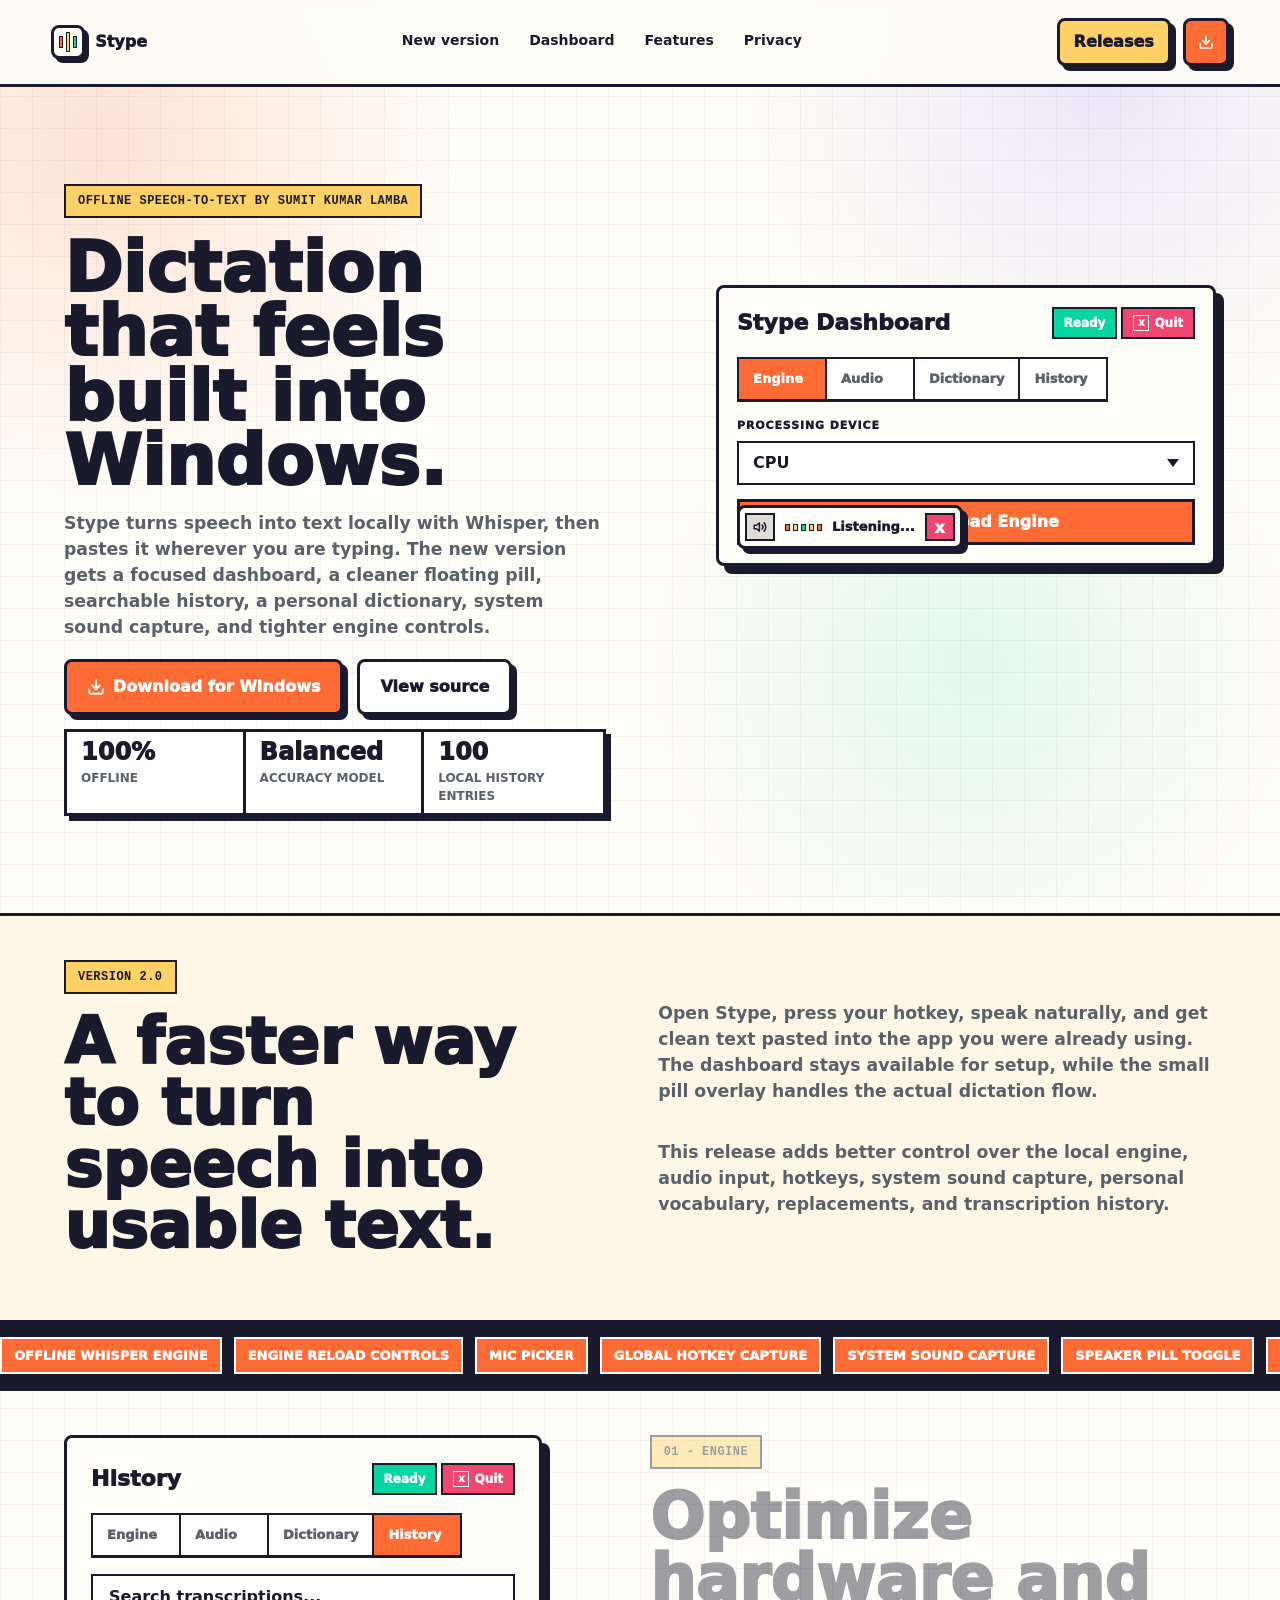
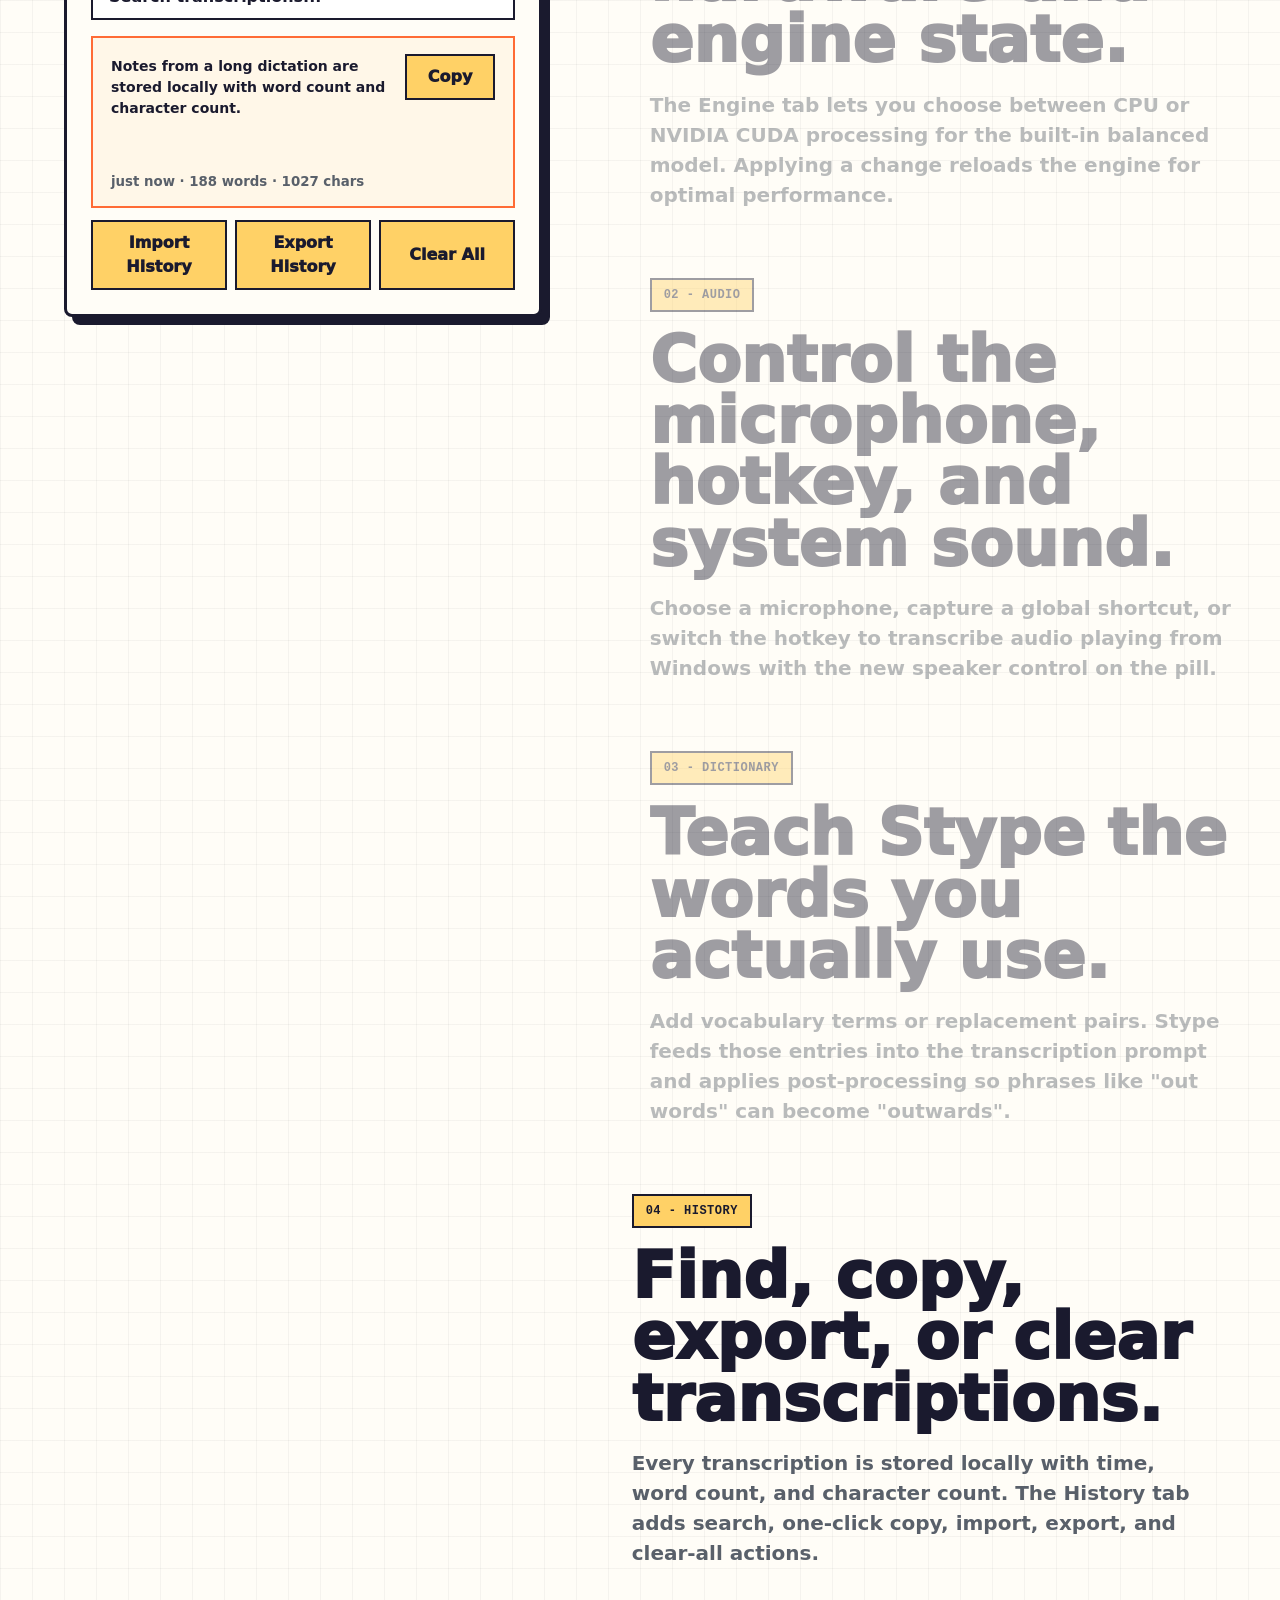
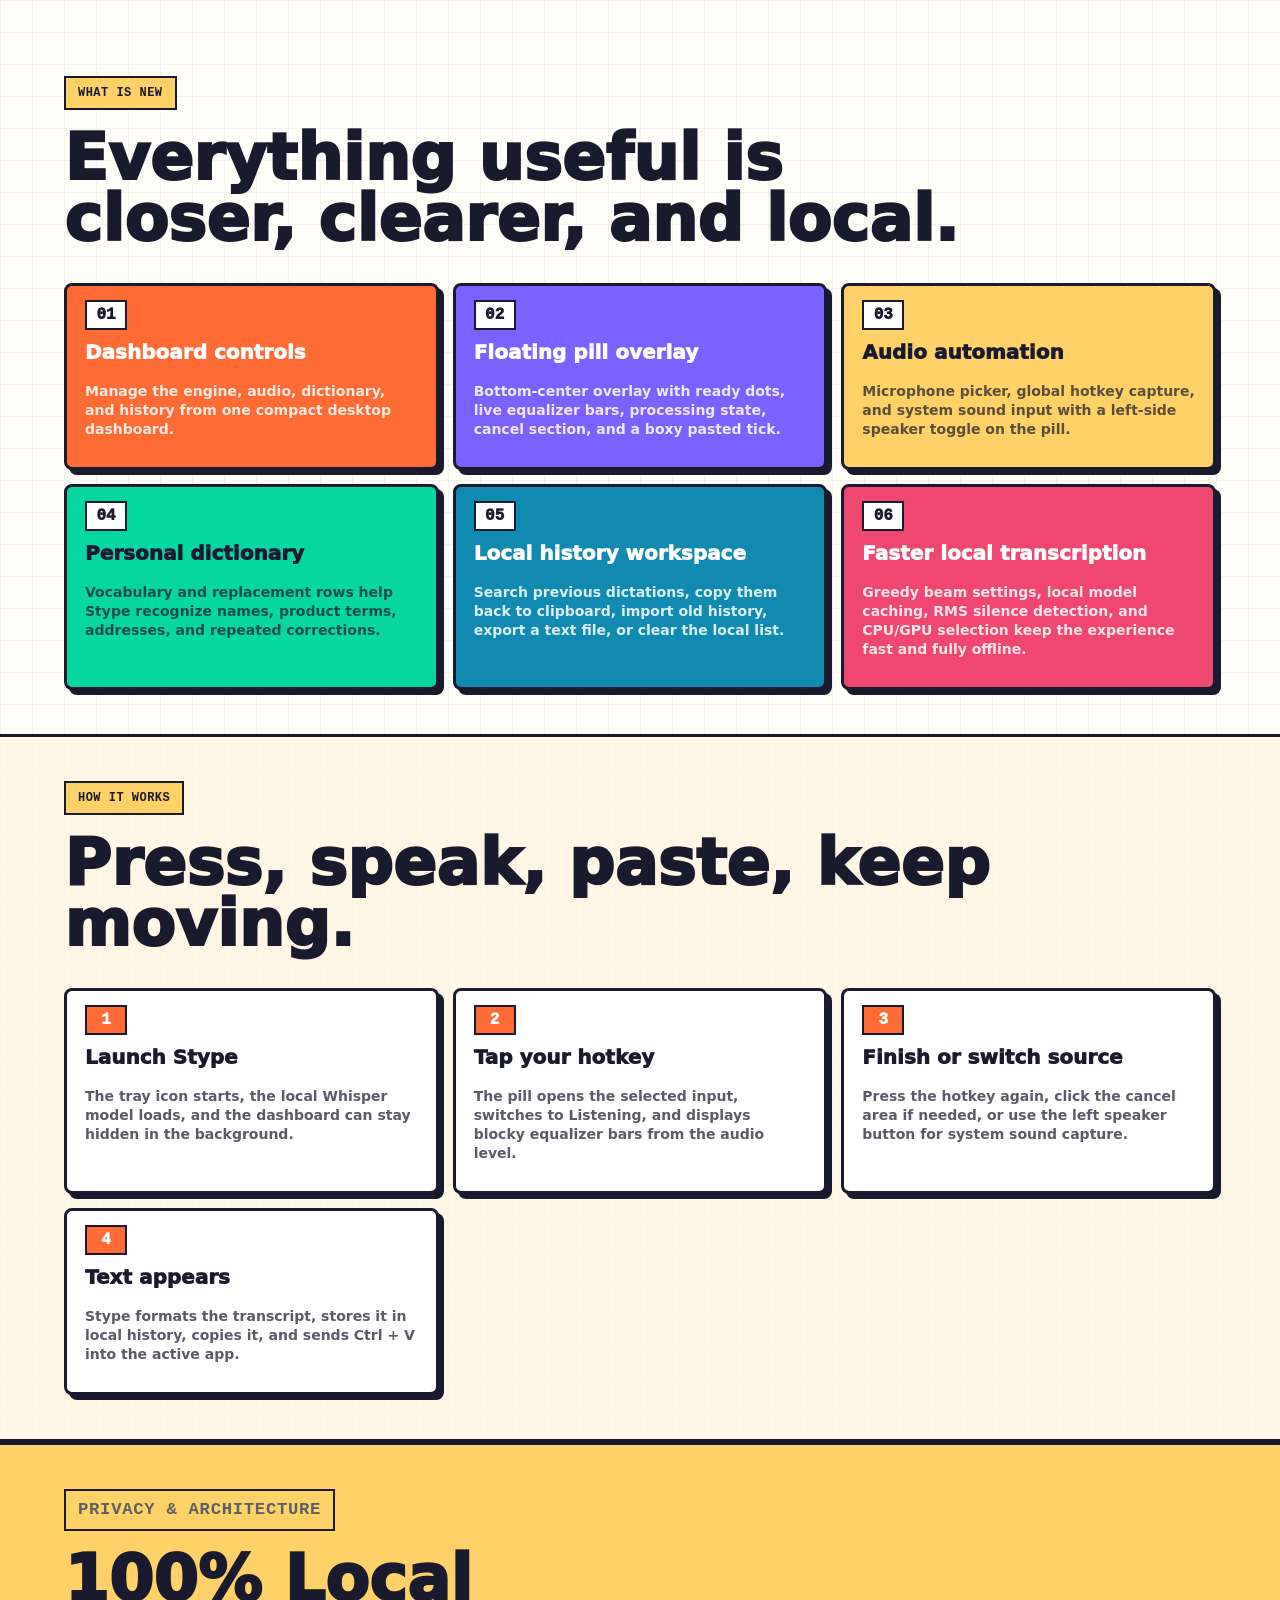
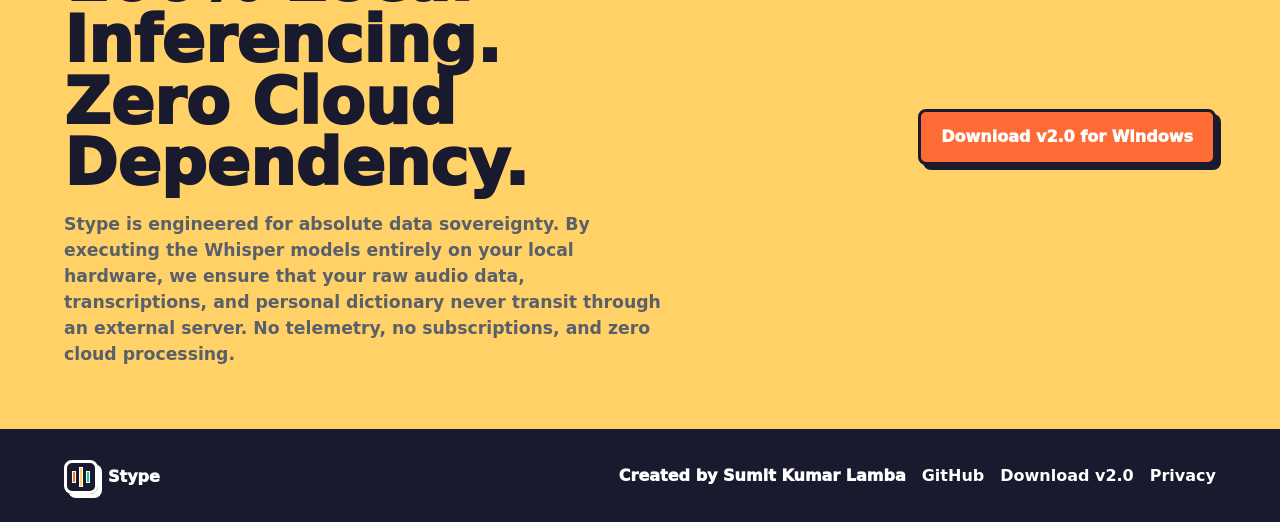
<file: index.html>
<!doctype html>
<html lang="en">

<head>
  <meta charset="UTF-8" />
  <meta name="viewport" content="width=device-width, initial-scale=1.0" />
  <title>Stype v2.0 - Offline Dictation for Windows</title>
  <meta name="description"
    content="Stype is a private offline speech-to-text app for Windows with a new dashboard, floating pill overlay, personal dictionary, history, hotkeys, and local Whisper transcription." />
  <link rel="icon" type="image/png" href="website/images/image.png" />
  <link rel="stylesheet" href="website/style.css?v=23" />

</head>

<body>
  <a class="skip-link" href="#main">Skip to content</a>

  <header class="site-nav" data-sticky-nav>
    <a class="brand" href="#" aria-label="Stype home">
      <span class="brand-mark" aria-hidden="true">
        <span></span><span></span><span></span>
      </span>
      <span>Stype</span>
    </a>

    <nav class="nav-links" aria-label="Primary navigation">
      <a href="#new">New version</a>
      <a href="#dashboard">Dashboard</a>
      <a href="#features">Features</a>
      <a href="#privacy">Privacy</a>
    </nav>

    <div style="display: flex; gap: 12px;">
      <a class="nav-cta" href="https://github.com/akasumitlamba/Stype/releases" target="_blank" rel="noopener">
        Releases
      </a>
      <a class="nav-cta" href="https://github.com/akasumitlamba/Stype/releases/download/v2.0.0/Stype_Setup.exe"
        aria-label="Download Stype v2.0.0" style="padding: 9px 12px; background: var(--orange); color: #fff;">
        <svg xmlns="http://www.w3.org/2000/svg" width="16" height="16" viewBox="0 0 24 24" fill="none"
          stroke="currentColor" stroke-width="2.5" stroke-linecap="round" stroke-linejoin="round">
          <path d="M21 15v4a2 2 0 0 1-2 2H5a2 2 0 0 1-2-2v-4"></path>
          <polyline points="7 10 12 15 17 10"></polyline>
          <line x1="12" y1="15" x2="12" y2="3"></line>
        </svg>
      </a>
    </div>
  </header>

  <main id="main">
    <section class="hero section-band">
      <div class="hero-copy">
        <p class="kicker">Offline speech-to-text by Sumit Kumar Lamba</p>
        <h1>Dictation that feels built into Windows.</h1>
        <p class="hero-lede">
          Stype turns speech into text locally with Whisper, then pastes it wherever you are typing.
          The new version gets a focused dashboard, a cleaner floating pill, searchable history,
          a personal dictionary, system sound capture, and tighter engine controls.
        </p>

        <div class="hero-actions">
          <a class="btn primary" href="https://github.com/akasumitlamba/Stype/releases/download/v2.0.0/Stype_Setup.exe"
            style="gap: 8px;">
            <svg xmlns="http://www.w3.org/2000/svg" width="18" height="18" viewBox="0 0 24 24" fill="none"
              stroke="currentColor" stroke-width="2.5" stroke-linecap="round" stroke-linejoin="round">
              <path d="M21 15v4a2 2 0 0 1-2 2H5a2 2 0 0 1-2-2v-4"></path>
              <polyline points="7 10 12 15 17 10"></polyline>
              <line x1="12" y1="15" x2="12" y2="3"></line>
            </svg>
            Download for Windows
          </a>
          <a class="btn secondary" href="https://github.com/akasumitlamba/Stype" target="_blank" rel="noopener">
            View source
          </a>
        </div>

        <div class="hero-stats" aria-label="Product highlights">
          <div><strong>100%</strong><span>offline</span></div>
          <div><strong>Balanced</strong><span>accuracy model</span></div>
          <div><strong>100</strong><span>local history entries</span></div>
        </div>
      </div>

      <div class="hero-product" aria-label="Stype app preview">
        <div class="window dashboard-window">
          <div class="window-top">
            <strong>Stype Dashboard</strong>
            <span class="window-actions">
              <span class="status-chip">Ready</span>
              <span class="quit-chip">Quit</span>
            </span>
          </div>
          <div class="tab-row">
            <span class="active">Engine</span>
            <span>Audio</span>
            <span>Dictionary</span>
            <span>History</span>
          </div>

          <div class="field">
            <label>Processing Device</label>
            <div class="select-like">CPU<span></span></div>
          </div>
          <button class="mock-button">Apply Reload Engine</button>
        </div>

        <div class="floating-pill">
          <button class="sound-toggle" aria-label="System sound input" aria-pressed="false">
            <svg class="sound-icon" xmlns="http://www.w3.org/2000/svg" viewBox="0 0 24 24" fill="none"
              stroke="currentColor" stroke-width="2.5" stroke-linecap="round" stroke-linejoin="round">
              <polygon points="11 5 6 9 2 9 2 15 6 15 11 19 11 5"></polygon>
              <path d="M15.54 8.46a5 5 0 0 1 0 7.07"></path>
              <path d="M19.07 4.93a10 10 0 0 1 0 14.14"></path>
            </svg>
          </button>
          <div class="eq" aria-hidden="true">
            <span></span><span></span><span></span><span></span><span></span>
          </div>
          <strong>Listening...</strong>
          <button aria-label="Cancel recording">x</button>
        </div>

        <div class="hero-shot" aria-label="Stype usage summary">
          <div class="quick-card card-1">
            <span>Works anywhere</span>
            <strong>Browser, editor, email, docs</strong>
          </div>
          <div class="quick-card card-2">
            <span>Default hotkey</span>
            <strong>Ctrl + Space</strong>
          </div>
          <div class="quick-card card-3">
            <span>Data path</span>
            <strong>Mic / system sound -> local model -> clipboard</strong>
          </div>
        </div>
      </div>
    </section>

    <section id="new" class="section-band intro-grid">
      <div>
        <p class="kicker">Version 2.0</p>
        <h2>A faster way to turn speech into usable text.</h2>
      </div>
      <div class="intro-notes">
        <p>
          Open Stype, press your hotkey, speak naturally, and get clean text pasted into the app you were already using.
          The dashboard stays available for setup, while the small pill overlay handles the actual dictation flow.
        </p>
        <p>
          This release adds better control over the local engine, audio input, hotkeys, system sound capture,
          personal vocabulary, replacements, and transcription history.
        </p>
      </div>
    </section>

    <section class="marquee" aria-label="New feature highlights">
      <div class="marquee-track">
        <span>Offline Whisper engine</span>
        <span>Engine reload controls</span>
        <span>Mic picker</span>
        <span>Global hotkey capture</span>
        <span>System sound capture</span>
        <span>Speaker pill toggle</span>
        <span>Personal dictionary</span>
        <span>Searchable history</span>
        <span>Export history</span>
        <span>Floating pill overlay</span>
        <span>Boxy pasted tick</span>
      </div>
    </section>

    <section id="dashboard" class="sticky-story section-band">
      <div class="story-visual" aria-live="polite">
        <div class="window story-window" data-story-window>
          <div class="window-top">
            <strong data-story-title>Engine</strong>
            <span class="window-actions">
              <span class="status-chip" data-story-status>Ready</span>
              <span class="quit-chip">Quit</span>
            </span>
          </div>
          <div class="tab-row">
            <span data-tab="Engine" class="active">Engine</span>
            <span data-tab="Audio">Audio</span>
            <span data-tab="Dictionary">Dictionary</span>
            <span data-tab="History">History</span>
          </div>
          <div class="story-panel" data-story-panel></div>
        </div>
      </div>

      <div class="story-copy">
        <article class="story-step is-active" data-story="engine">
          <p class="kicker">01 - Engine</p>
          <h2>Optimize hardware and engine state.</h2>
          <p>
            The Engine tab lets you choose between CPU or NVIDIA CUDA processing for the built-in
            balanced model. Applying a change reloads the engine for optimal performance.
          </p>
        </article>

        <article class="story-step" data-story="audio">
          <p class="kicker">02 - Audio</p>
          <h2>Control the microphone, hotkey, and system sound.</h2>
          <p>
            Choose a microphone, capture a global shortcut, or switch the hotkey to transcribe audio
            playing from Windows with the new speaker control on the pill.
          </p>
        </article>

        <article class="story-step" data-story="dictionary">
          <p class="kicker">03 - Dictionary</p>
          <h2>Teach Stype the words you actually use.</h2>
          <p>
            Add vocabulary terms or replacement pairs. Stype feeds those entries into the transcription prompt
            and applies post-processing so phrases like "out words" can become "outwards".
          </p>
        </article>

        <article class="story-step" data-story="history">
          <p class="kicker">04 - History</p>
          <h2>Find, copy, export, or clear transcriptions.</h2>
          <p>
            Every transcription is stored locally with time, word count, and character count.
            The History tab adds search, one-click copy, import, export, and clear-all actions.
          </p>
        </article>
      </div>
    </section>

    <section id="features" class="section-band feature-section">
      <div class="section-heading">
        <p class="kicker">What is new</p>
        <h2>Everything useful is closer, clearer, and local.</h2>
      </div>

      <div class="feature-grid">
        <article class="feature-card orange">
          <span>01</span>
          <h3>Dashboard controls</h3>
          <p>Manage the engine, audio, dictionary, and history from one compact desktop dashboard.</p>
        </article>
        <article class="feature-card purple">
          <span>02</span>
          <h3>Floating pill overlay</h3>
          <p>Bottom-center overlay with ready dots, live equalizer bars, processing state, cancel section, and a boxy
            pasted tick.</p>
        </article>
        <article class="feature-card yellow">
          <span>03</span>
          <h3>Audio automation</h3>
          <p>Microphone picker, global hotkey capture, and system sound input with a left-side speaker toggle on the
            pill.</p>
        </article>
        <article class="feature-card green">
          <span>04</span>
          <h3>Personal dictionary</h3>
          <p>Vocabulary and replacement rows help Stype recognize names, product terms, addresses, and repeated
            corrections.</p>
        </article>
        <article class="feature-card blue">
          <span>05</span>
          <h3>Local history workspace</h3>
          <p>Search previous dictations, copy them back to clipboard, import old history, export a text file, or clear
            the local list.</p>
        </article>
        <article class="feature-card pink">
          <span>06</span>
          <h3>Faster local transcription</h3>
          <p>Greedy beam settings, local model caching, RMS silence detection, and CPU/GPU selection keep the experience
            fast and fully offline.​</p>
        </article>
      </div>
    </section>

    <section class="section-band workflow">
      <div class="section-heading">
        <p class="kicker">How it works</p>
        <h2>Press, speak, paste, keep moving.</h2>
      </div>

      <div class="workflow-grid">
        <div class="flow-card">
          <strong>1</strong>
          <h3>Launch Stype</h3>
          <p>The tray icon starts, the local Whisper model loads, and the dashboard can stay hidden in the background.
          </p>
        </div>
        <div class="flow-card">
          <strong>2</strong>
          <h3>Tap your hotkey</h3>
          <p>The pill opens the selected input, switches to Listening, and displays blocky equalizer bars from the audio
            level.</p>
        </div>
        <div class="flow-card">
          <strong>3</strong>
          <h3>Finish or switch source</h3>
          <p>Press the hotkey again, click the cancel area if needed, or use the left speaker button for system sound
            capture.</p>
        </div>
        <div class="flow-card">
          <strong>4</strong>
          <h3>Text appears</h3>
          <p>Stype formats the transcript, stores it in local history, copies it, and sends Ctrl + V into the active
            app.</p>
        </div>
      </div>
    </section>

    <section id="privacy" class="section-band download-band">
      <div style="max-width: 600px;">
        <p class="kicker">Privacy & Architecture</p>
        <h2>100% Local Inferencing. Zero Cloud Dependency.</h2>
        <p>
          Stype is engineered for absolute data sovereignty. By executing the Whisper models entirely on your local
          hardware, we ensure that your raw audio data, transcriptions, and personal dictionary never transit through an
          external server. No telemetry, no subscriptions, and zero cloud processing.
        </p>
      </div>
      <a class="btn primary" href="https://github.com/akasumitlamba/Stype/releases/download/v2.0.0/Stype_Setup.exe">
        Download v2.0 for Windows
      </a>
    </section>
  </main>

  <footer class="site-footer">
    <div class="brand">
      <span class="brand-mark" aria-hidden="true">
        <span></span><span></span><span></span>
      </span>
      <span>Stype</span>
    </div>
    <div class="footer-links">
      <a href="https://github.com/akasumitlamba" target="_blank" rel="noopener"
        style="font-weight: 950; color: #fff;">Created by Sumit Kumar Lamba</a>
      <a href="https://github.com/akasumitlamba/Stype" target="_blank" rel="noopener">GitHub</a>
      <a href="https://github.com/akasumitlamba/Stype/releases/download/v2.0.0/Stype_Setup.exe">Download v2.0</a>
      <a href="https://github.com/akasumitlamba/Stype/blob/main/PRIVACY_POLICY.md" target="_blank"
        rel="noopener">Privacy</a>
    </div>
  </footer>

  <script src="website/script.js?v=5"></script>
</body>

</html>
</file>
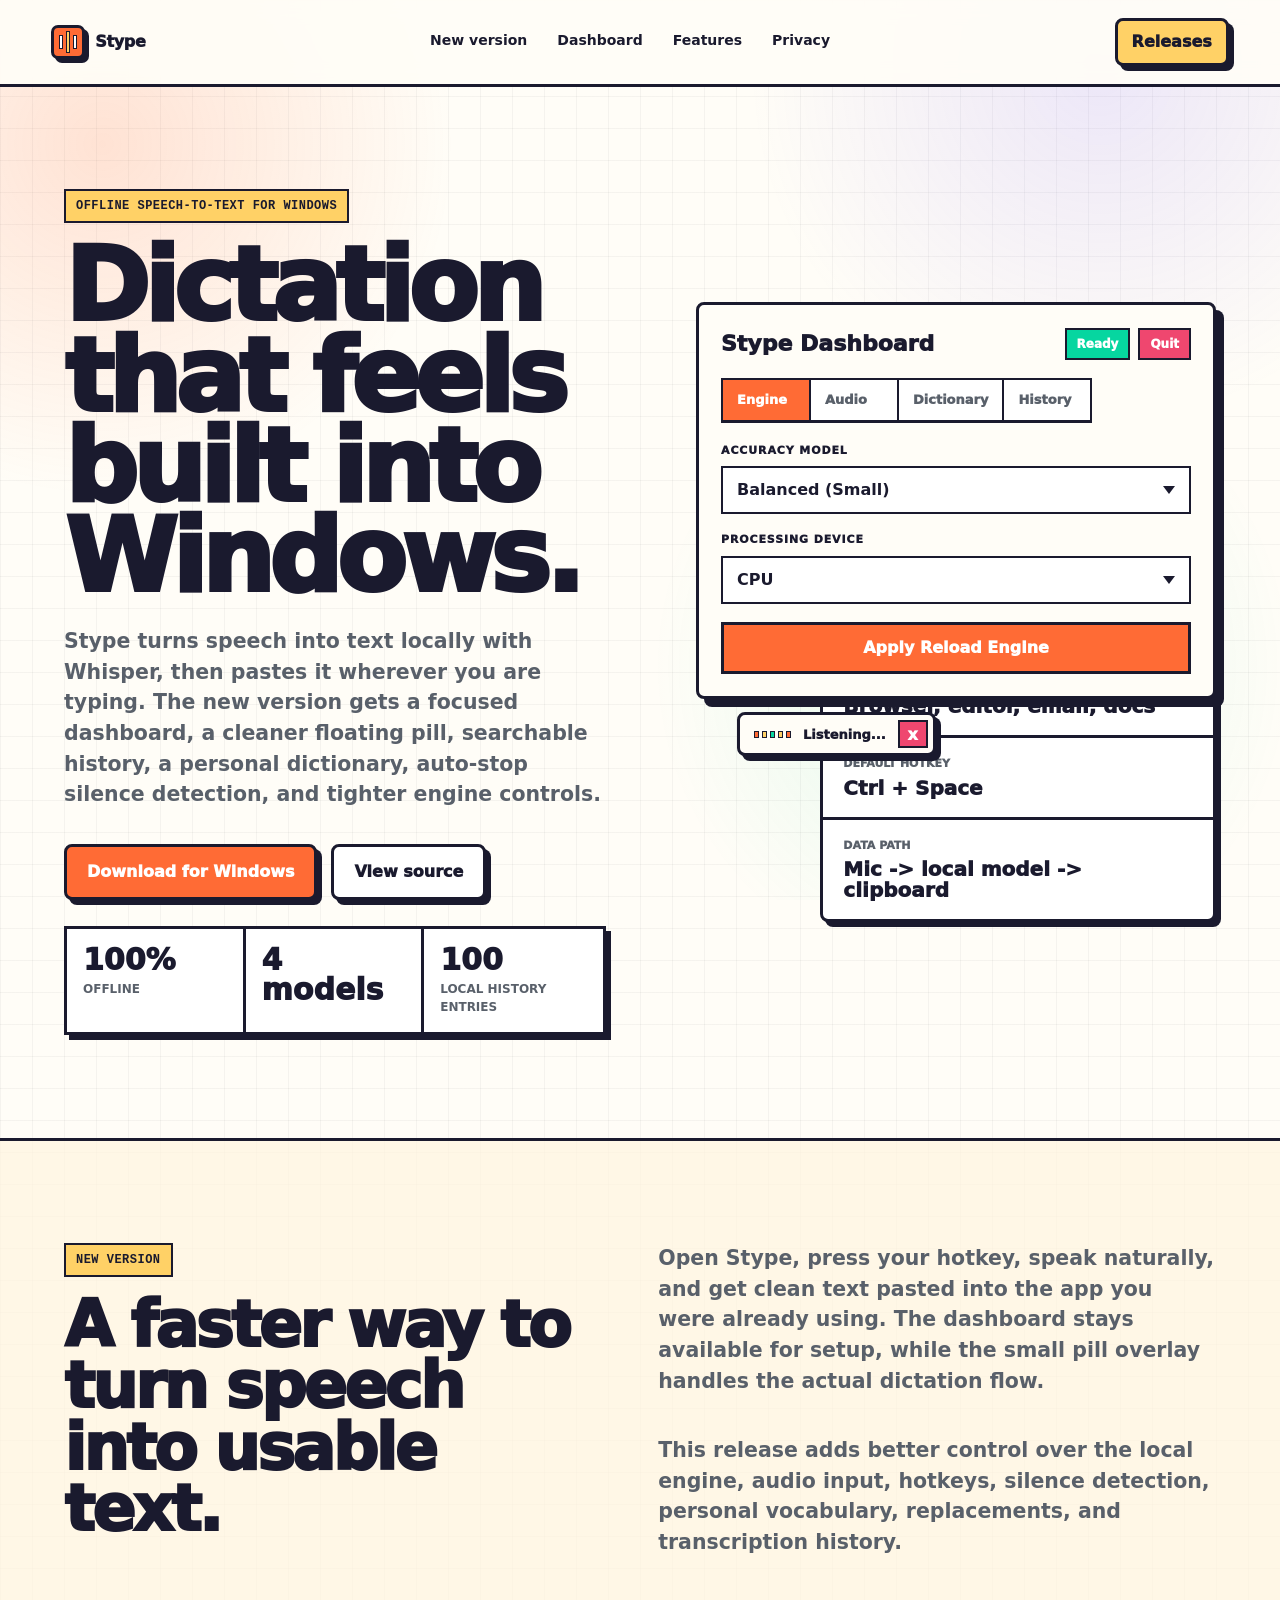
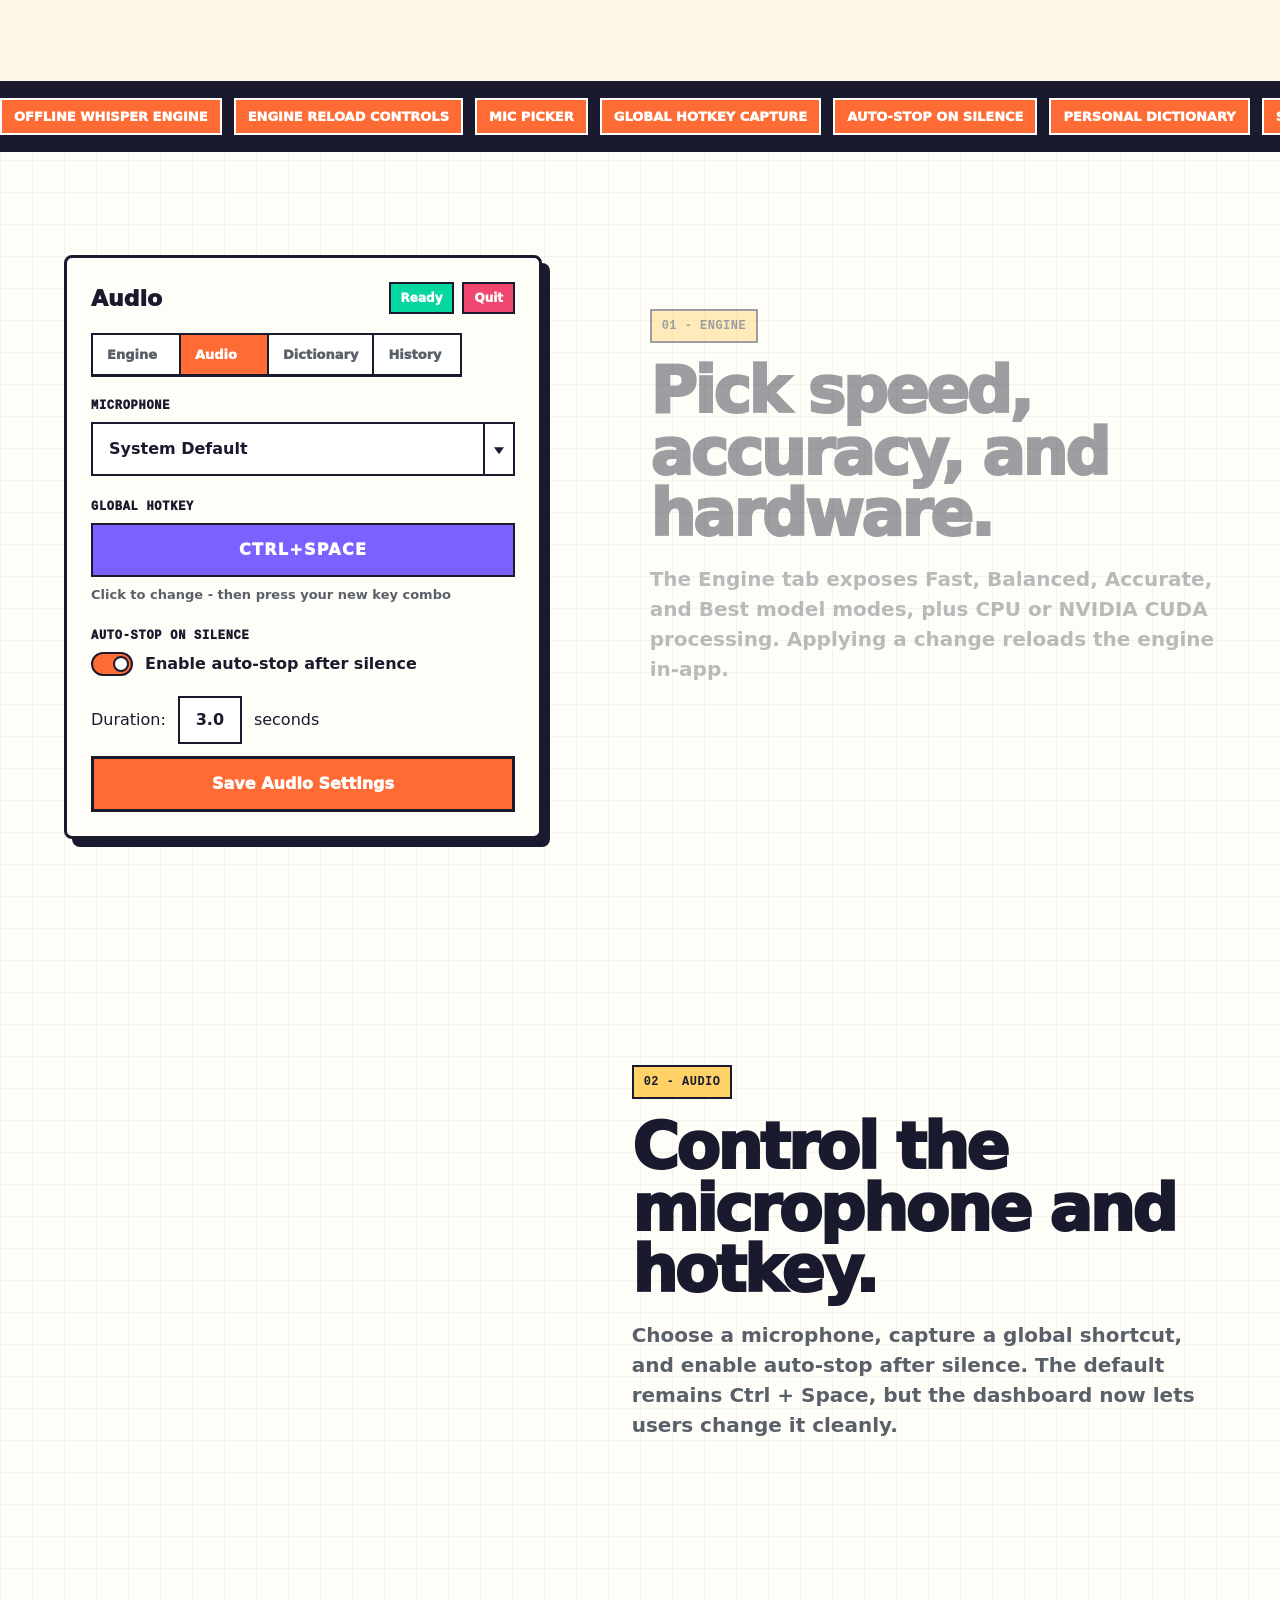
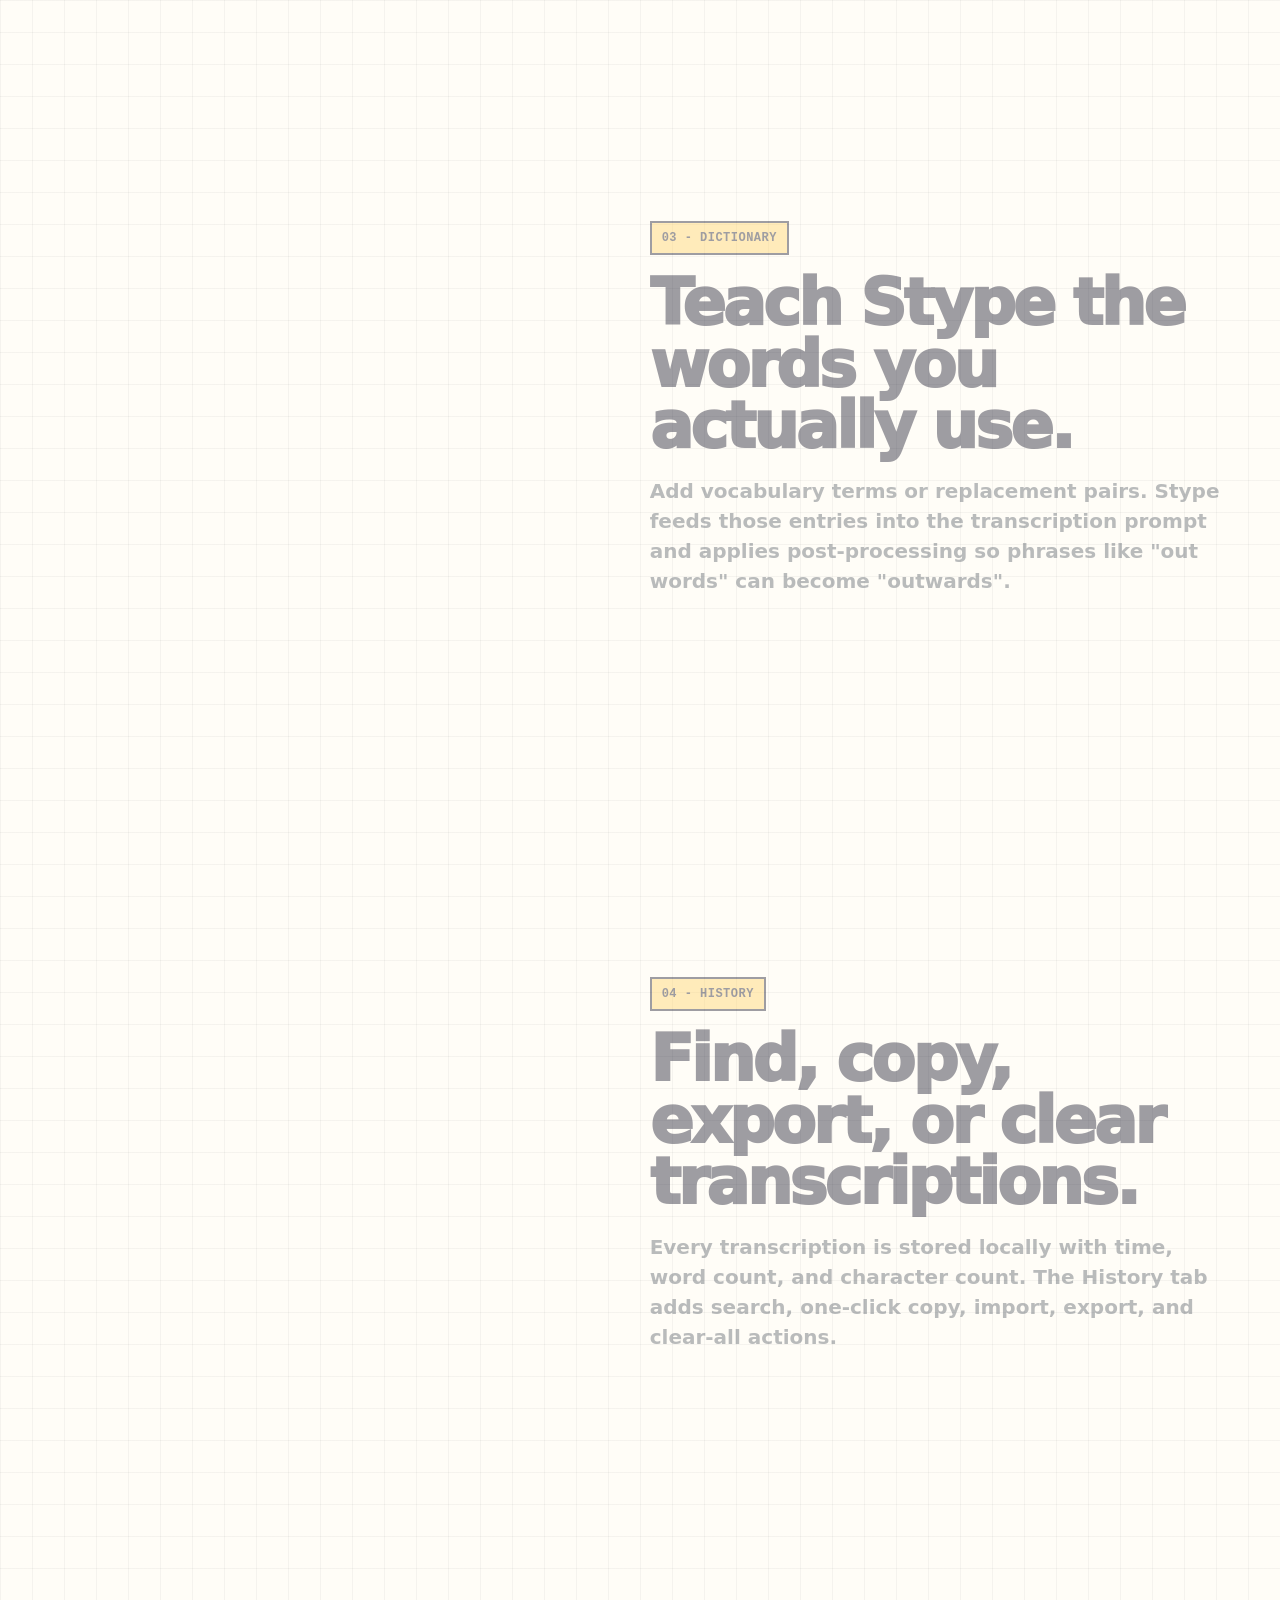
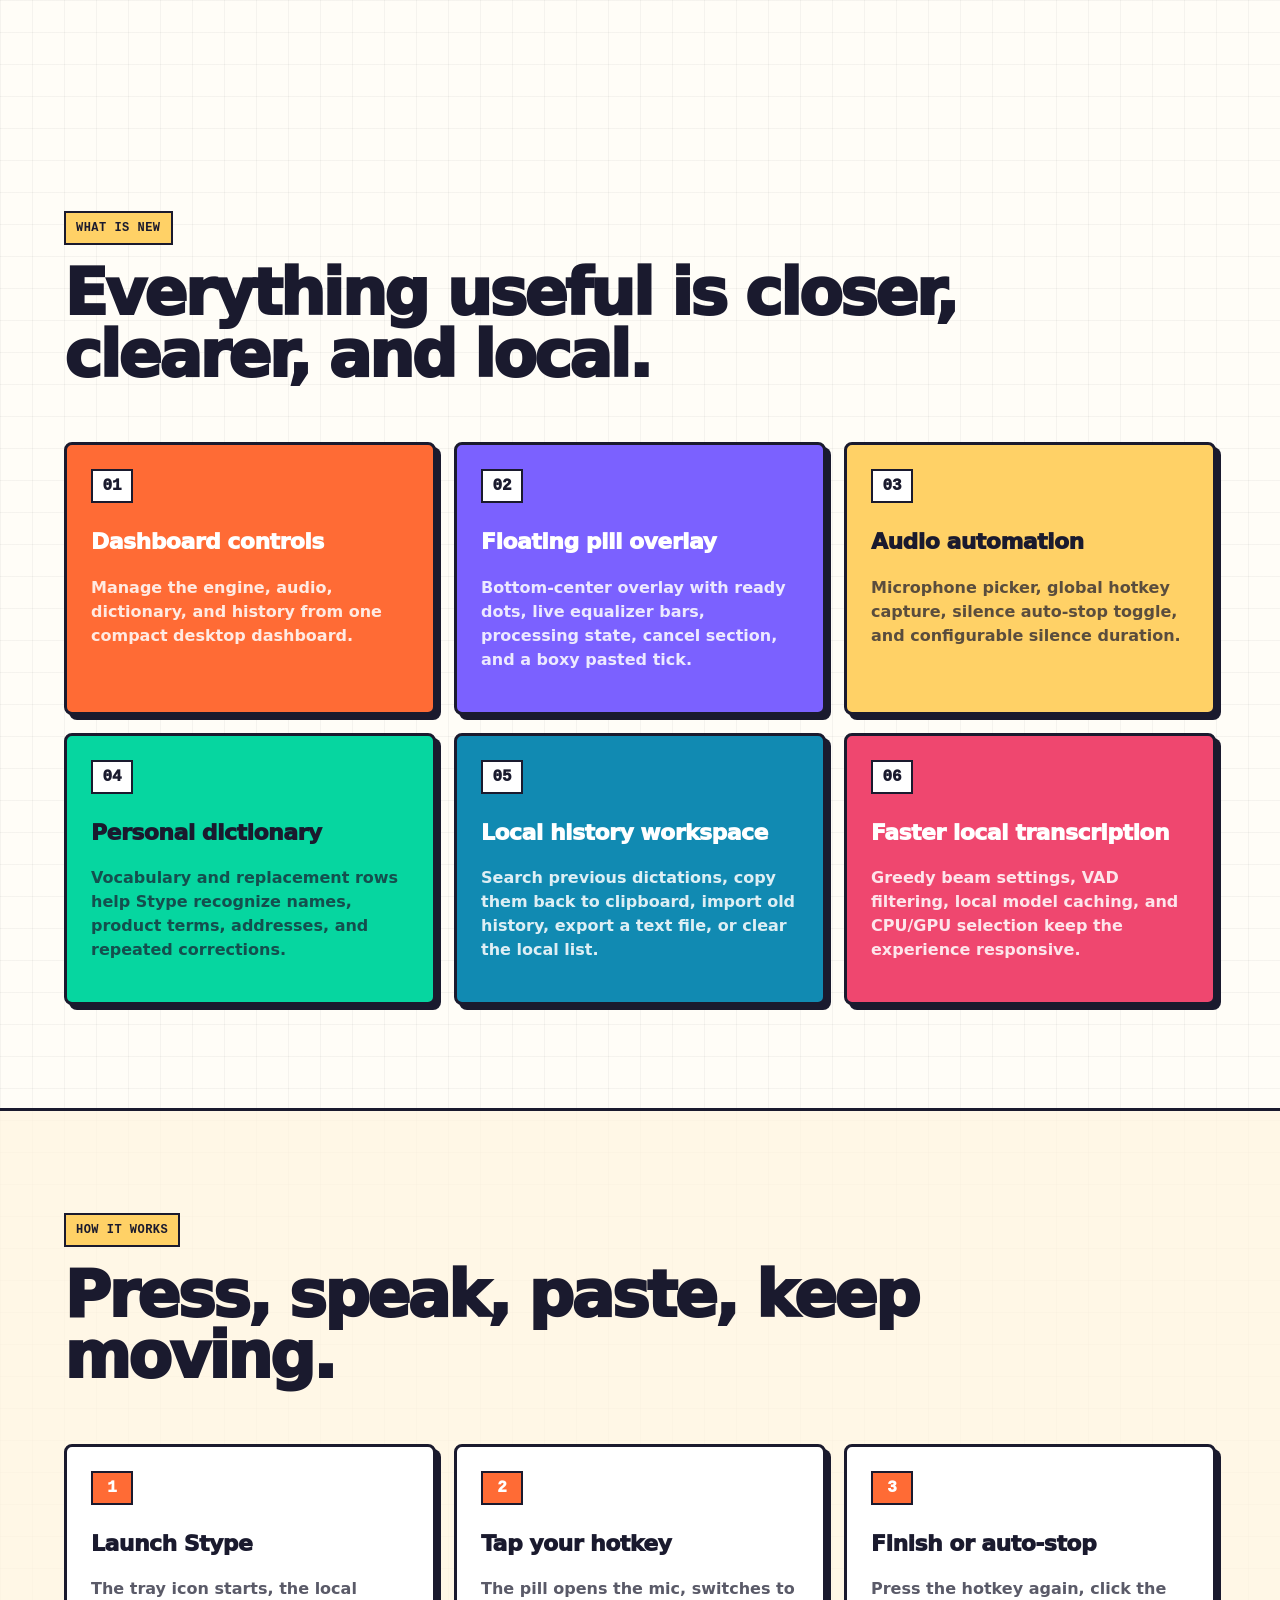
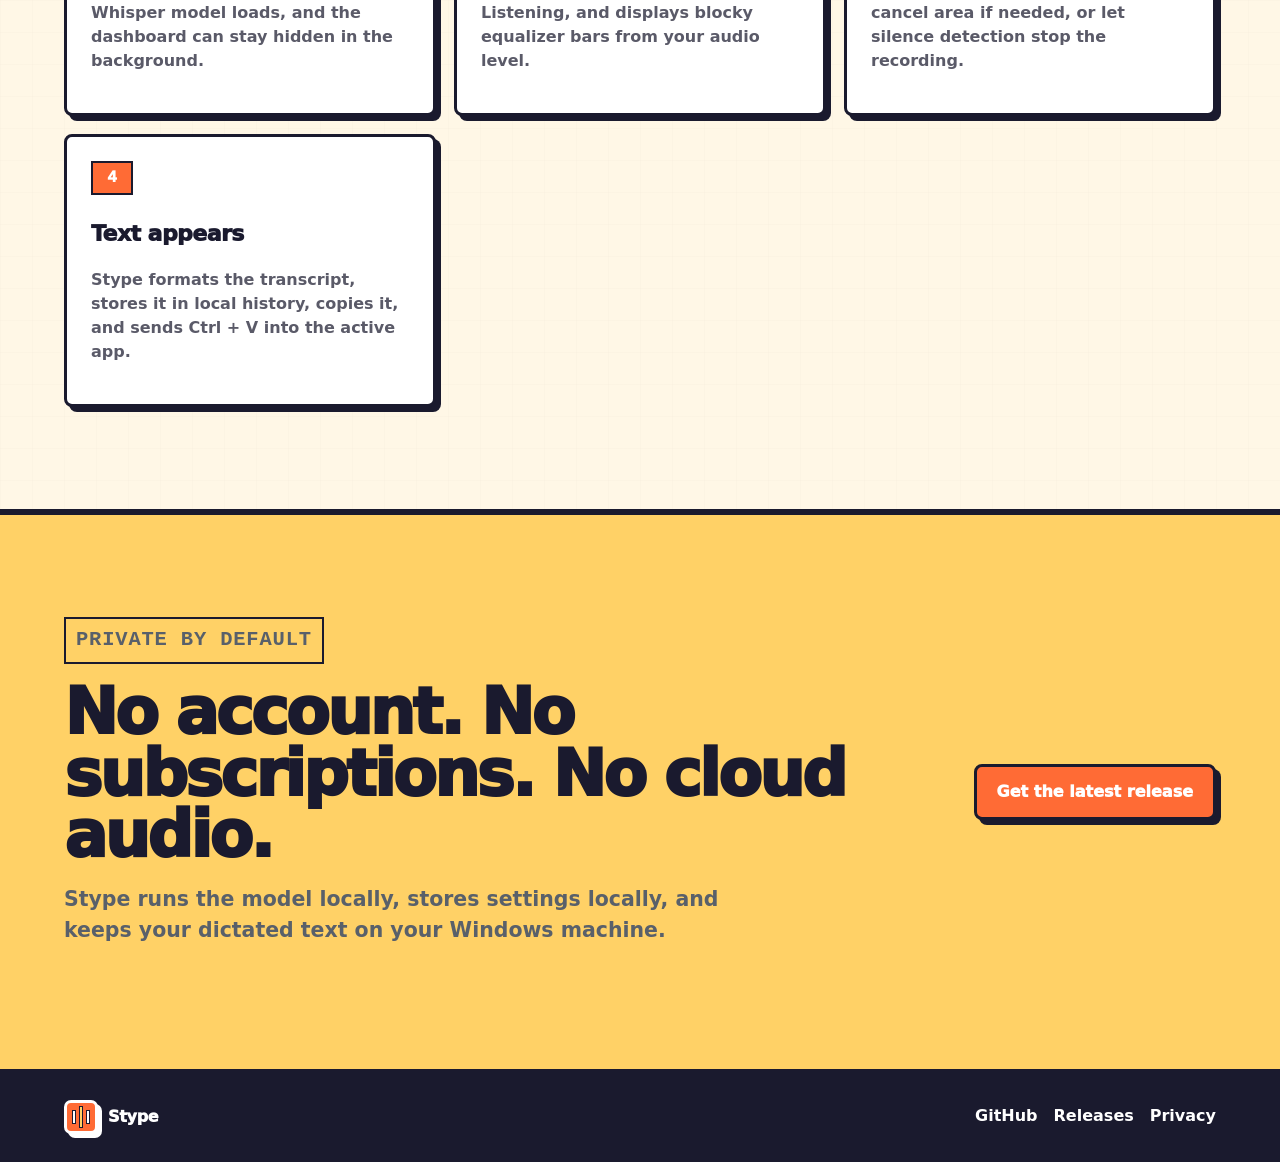
<file: docs/index.html>
<!doctype html>
<html lang="en">
  <head>
    <meta charset="UTF-8" />
    <meta name="viewport" content="width=device-width, initial-scale=1.0" />
    <title>Stype - Offline Dictation for Windows</title>
    <meta
      name="description"
      content="Stype is a private offline speech-to-text app for Windows with a new dashboard, floating pill overlay, personal dictionary, history, hotkeys, and local Whisper transcription."
    />
    <link rel="stylesheet" href="style.css?v=4" />
  </head>
  <body>
    <a class="skip-link" href="#main">Skip to content</a>

    <header class="site-nav" data-sticky-nav>
      <a class="brand" href="#" aria-label="Stype home">
        <span class="brand-mark" aria-hidden="true">
          <span></span><span></span><span></span>
        </span>
        <span>Stype</span>
      </a>

      <nav class="nav-links" aria-label="Primary navigation">
        <a href="#new">New version</a>
        <a href="#dashboard">Dashboard</a>
        <a href="#features">Features</a>
        <a href="#privacy">Privacy</a>
      </nav>

      <a class="nav-cta" href="https://github.com/akasumitlamba/Stype/releases" target="_blank" rel="noopener">
        Releases
      </a>
    </header>

    <main id="main">
      <section class="hero section-band">
        <div class="hero-copy">
          <p class="kicker">Offline speech-to-text for Windows</p>
          <h1>Dictation that feels built into Windows.</h1>
          <p class="hero-lede">
            Stype turns speech into text locally with Whisper, then pastes it wherever you are typing.
            The new version gets a focused dashboard, a cleaner floating pill, searchable history,
            a personal dictionary, auto-stop silence detection, and tighter engine controls.
          </p>

          <div class="hero-actions">
            <a class="btn primary" href="https://github.com/akasumitlamba/Stype/releases" target="_blank" rel="noopener">
              Download for Windows
            </a>
            <a class="btn secondary" href="https://github.com/akasumitlamba/Stype" target="_blank" rel="noopener">
              View source
            </a>
          </div>

          <div class="hero-stats" aria-label="Product highlights">
            <div><strong>100%</strong><span>offline</span></div>
            <div><strong>4 models</strong></div>
            <div><strong>100</strong><span>local history entries</span></div>
          </div>
        </div>

        <div class="hero-product" aria-label="Stype app preview">
          <div class="window dashboard-window">
            <div class="window-top">
              <strong>Stype Dashboard</strong>
              <span class="window-actions">
                <span class="status-chip">Ready</span>
                <span class="quit-chip">Quit</span>
              </span>
            </div>
            <div class="tab-row">
              <span class="active">Engine</span>
              <span>Audio</span>
              <span>Dictionary</span>
              <span>History</span>
            </div>
            <div class="field">
              <label>Accuracy Model</label>
              <div class="select-like">Balanced (Small)<span></span></div>
            </div>
            <div class="field">
              <label>Processing Device</label>
              <div class="select-like">CPU<span></span></div>
            </div>
            <button class="mock-button">Apply Reload Engine</button>
          </div>

          <div class="floating-pill">
            <div class="eq" aria-hidden="true">
              <span></span><span></span><span></span><span></span><span></span>
            </div>
            <strong>Listening...</strong>
            <button aria-label="Cancel recording">x</button>
          </div>

          <div class="hero-shot quick-panel" aria-label="Stype usage summary">
            <div>
              <span>Works anywhere</span>
              <strong>Browser, editor, email, docs</strong>
            </div>
            <div>
              <span>Default hotkey</span>
              <strong>Ctrl + Space</strong>
            </div>
            <div>
              <span>Data path</span>
              <strong>Mic -> local model -> clipboard</strong>
            </div>
          </div>
        </div>
      </section>

      <section id="new" class="section-band intro-grid">
        <div>
          <p class="kicker">New version</p>
          <h2>A faster way to turn speech into usable text.</h2>
        </div>
        <div class="intro-notes">
          <p>
            Open Stype, press your hotkey, speak naturally, and get clean text pasted into the app you were already using.
            The dashboard stays available for setup, while the small pill overlay handles the actual dictation flow.
          </p>
          <p>
            This release adds better control over the local engine, audio input, hotkeys, silence detection,
            personal vocabulary, replacements, and transcription history.
          </p>
        </div>
      </section>

      <section class="marquee" aria-label="New feature highlights">
        <div class="marquee-track">
          <span>Offline Whisper engine</span>
          <span>Engine reload controls</span>
          <span>Mic picker</span>
          <span>Global hotkey capture</span>
          <span>Auto-stop on silence</span>
          <span>Personal dictionary</span>
          <span>Searchable history</span>
          <span>Export history</span>
          <span>Floating pill overlay</span>
          <span>Boxy pasted tick</span>
        </div>
      </section>

      <section id="dashboard" class="sticky-story section-band">
        <div class="story-visual" aria-live="polite">
          <div class="window story-window" data-story-window>
            <div class="window-top">
              <strong data-story-title>Engine</strong>
              <span class="window-actions">
                <span class="status-chip" data-story-status>Ready</span>
                <span class="quit-chip">Quit</span>
              </span>
            </div>
            <div class="tab-row">
              <span data-tab="Engine" class="active">Engine</span>
              <span data-tab="Audio">Audio</span>
              <span data-tab="Dictionary">Dictionary</span>
              <span data-tab="History">History</span>
            </div>
            <div class="story-panel" data-story-panel></div>
          </div>
        </div>

        <div class="story-copy">
          <article class="story-step is-active" data-story="engine">
            <p class="kicker">01 - Engine</p>
            <h2>Pick speed, accuracy, and hardware.</h2>
            <p>
              The Engine tab exposes Fast, Balanced, Accurate, and Best model modes,
              plus CPU or NVIDIA CUDA processing. Applying a change reloads the engine in-app.
            </p>
          </article>

          <article class="story-step" data-story="audio">
            <p class="kicker">02 - Audio</p>
            <h2>Control the microphone and hotkey.</h2>
            <p>
              Choose a microphone, capture a global shortcut, and enable auto-stop after silence.
              The default remains Ctrl + Space, but the dashboard now lets users change it cleanly.
            </p>
          </article>

          <article class="story-step" data-story="dictionary">
            <p class="kicker">03 - Dictionary</p>
            <h2>Teach Stype the words you actually use.</h2>
            <p>
              Add vocabulary terms or replacement pairs. Stype feeds those entries into the transcription prompt
              and applies post-processing so phrases like "out words" can become "outwards".
            </p>
          </article>

          <article class="story-step" data-story="history">
            <p class="kicker">04 - History</p>
            <h2>Find, copy, export, or clear transcriptions.</h2>
            <p>
              Every transcription is stored locally with time, word count, and character count.
              The History tab adds search, one-click copy, import, export, and clear-all actions.
            </p>
          </article>
        </div>
      </section>

      <section id="features" class="section-band feature-section">
        <div class="section-heading">
          <p class="kicker">What is new</p>
          <h2>Everything useful is closer, clearer, and local.</h2>
        </div>

        <div class="feature-grid">
          <article class="feature-card orange">
            <span>01</span>
            <h3>Dashboard controls</h3>
            <p>Manage the engine, audio, dictionary, and history from one compact desktop dashboard.</p>
          </article>
          <article class="feature-card purple">
            <span>02</span>
            <h3>Floating pill overlay</h3>
            <p>Bottom-center overlay with ready dots, live equalizer bars, processing state, cancel section, and a boxy pasted tick.</p>
          </article>
          <article class="feature-card yellow">
            <span>03</span>
            <h3>Audio automation</h3>
            <p>Microphone picker, global hotkey capture, silence auto-stop toggle, and configurable silence duration.</p>
          </article>
          <article class="feature-card green">
            <span>04</span>
            <h3>Personal dictionary</h3>
            <p>Vocabulary and replacement rows help Stype recognize names, product terms, addresses, and repeated corrections.</p>
          </article>
          <article class="feature-card blue">
            <span>05</span>
            <h3>Local history workspace</h3>
            <p>Search previous dictations, copy them back to clipboard, import old history, export a text file, or clear the local list.</p>
          </article>
          <article class="feature-card pink">
            <span>06</span>
            <h3>Faster local transcription</h3>
            <p>Greedy beam settings, VAD filtering, local model caching, and CPU/GPU selection keep the experience responsive.</p>
          </article>
        </div>
      </section>

      <section class="section-band workflow">
        <div class="section-heading">
          <p class="kicker">How it works</p>
          <h2>Press, speak, paste, keep moving.</h2>
        </div>

        <div class="workflow-grid">
          <div class="flow-card">
            <strong>1</strong>
            <h3>Launch Stype</h3>
            <p>The tray icon starts, the local Whisper model loads, and the dashboard can stay hidden in the background.</p>
          </div>
          <div class="flow-card">
            <strong>2</strong>
            <h3>Tap your hotkey</h3>
            <p>The pill opens the mic, switches to Listening, and displays blocky equalizer bars from your audio level.</p>
          </div>
          <div class="flow-card">
            <strong>3</strong>
            <h3>Finish or auto-stop</h3>
            <p>Press the hotkey again, click the cancel area if needed, or let silence detection stop the recording.</p>
          </div>
          <div class="flow-card">
            <strong>4</strong>
            <h3>Text appears</h3>
            <p>Stype formats the transcript, stores it in local history, copies it, and sends Ctrl + V into the active app.</p>
          </div>
        </div>
      </section>

      <section id="privacy" class="section-band download-band">
        <div>
          <p class="kicker">Private by default</p>
          <h2>No account. No subscriptions. No cloud audio.</h2>
          <p>
            Stype runs the model locally, stores settings locally, and keeps your dictated text on your Windows machine.
          </p>
        </div>
        <a class="btn primary" href="https://github.com/akasumitlamba/Stype/releases" target="_blank" rel="noopener">
          Get the latest release
        </a>
      </section>
    </main>

    <footer class="site-footer">
      <div class="brand">
        <span class="brand-mark" aria-hidden="true">
          <span></span><span></span><span></span>
        </span>
        <span>Stype</span>
      </div>
      <div class="footer-links">
        <a href="https://github.com/akasumitlamba/Stype" target="_blank" rel="noopener">GitHub</a>
        <a href="https://github.com/akasumitlamba/Stype/releases" target="_blank" rel="noopener">Releases</a>
        <a href="https://github.com/akasumitlamba/Stype/blob/main/PRIVACY_POLICY.md" target="_blank" rel="noopener">Privacy</a>
      </div>
    </footer>

    <script src="script.js?v=4"></script>
  </body>
</html>
</file>
<file: website/style.css>
:root {
  --bg: #fffdf7;
  --card: #ffffff;
  --ink: #1a1a2e;
  --muted: #59606a;
  --orange: #ff6b35;
  --purple: #7b61ff;
  --green: #06d6a0;
  --yellow: #ffd166;
  --pink: #ef476f;
  --blue: #118ab2;
  --cream-2: #fff4df;
  --line: 3px solid var(--ink);
  --shadow: 8px 8px 0 var(--ink);
  --shadow-sm: 5px 5px 0 var(--ink);
  --radius: 8px;
  --font: Inter, ui-sans-serif, system-ui, -apple-system, BlinkMacSystemFont, "Segoe UI", sans-serif;
  --mono: "SFMono-Regular", Consolas, "Liberation Mono", monospace;
  --nav-h: 74px;
}

* {
  box-sizing: border-box;
}

html {
  scroll-behavior: smooth;
}

::selection {
  background: var(--orange);
  color: #fff;
}

body {
  margin: 0;
  color: var(--ink);
  background:
    linear-gradient(rgba(26, 26, 46, 0.045) 1px, transparent 1px),
    linear-gradient(90deg, rgba(26, 26, 46, 0.045) 1px, transparent 1px),
    var(--bg);
  background-size: 32px 32px;
  font-family: var(--font);
  line-height: 1.5;
  overflow-x: hidden;
  cursor: url("data:image/svg+xml,%3Csvg xmlns='http://www.w3.org/2000/svg' width='28' height='28' viewBox='0 0 28 28'%3E%3Cpath d='M2 2 v20 l5-5 l4 7 l3-2 l-4-7 l7-1 z' fill='%23ffd166' stroke='%231a1a2e' stroke-width='2' stroke-linejoin='miter'/%3E%3C/svg%3E") 2 2, auto;
}

a, button, select, [role="button"], input[type="submit"] {
  cursor: url("data:image/svg+xml,%3Csvg xmlns='http://www.w3.org/2000/svg' width='28' height='28' viewBox='0 0 28 28'%3E%3Cpath d='M2 2 v20 l5-5 l4 7 l3-2 l-4-7 l7-1 z' fill='%23ff6b35' stroke='%231a1a2e' stroke-width='2' stroke-linejoin='miter'/%3E%3C/svg%3E") 2 2, pointer !important;
}

body::before {
  content: "";
  position: fixed;
  inset: 0;
  pointer-events: none;
  background:
    radial-gradient(circle at 8% 16%, rgba(255, 107, 53, 0.18), transparent 22rem),
    radial-gradient(circle at 86% 8%, rgba(123, 97, 255, 0.14), transparent 22rem),
    radial-gradient(circle at 76% 74%, rgba(6, 214, 160, 0.12), transparent 20rem);
  z-index: -1;
}

a {
  color: inherit;
  text-decoration: none;
}

button,
input,
select {
  font: inherit;
}

.skip-link {
  position: fixed;
  left: 16px;
  top: -80px;
  z-index: 1000;
  background: var(--yellow);
  border: var(--line);
  padding: 10px 14px;
  font-weight: 900;
}

.skip-link:focus {
  top: 16px;
}

.site-nav {
  position: sticky;
  top: 0;
  z-index: 100;
  display: flex;
  align-items: center;
  justify-content: space-between;
  gap: 24px;
  padding: 18px clamp(18px, 4vw, 56px);
  border-bottom: var(--line);
  background: rgba(255, 253, 247, 0.92);
  backdrop-filter: blur(10px);
  transition: box-shadow 180ms ease, padding 180ms ease;
}

.site-nav.is-scrolled {
  box-shadow: 0 5px 0 var(--ink);
  padding-block: 12px;
}

.brand {
  display: inline-flex;
  align-items: center;
  gap: 10px;
  font-weight: 950;
  letter-spacing: 0;
}

.brand-mark {
  width: 34px;
  height: 34px;
  display: inline-flex;
  align-items: center;
  justify-content: center;
  gap: 3px;
  background: var(--bg);
  border: var(--line);
  border-radius: 8px;
  box-shadow: 4px 4px 0 var(--ink);
}

.brand-mark span {
  width: 4px;
  height: 12px;
  border: 1.5px solid var(--ink);
  background: var(--orange);
}

.brand-mark span:nth-child(2) {
  height: 20px;
  background: var(--yellow);
}

.brand-mark span:nth-child(3) {
  background: var(--green);
}

.nav-links {
  display: flex;
  align-items: center;
  gap: clamp(12px, 2.5vw, 30px);
  font-size: 14px;
  font-weight: 850;
}

.nav-links a {
  padding: 7px 0;
  border-bottom: 3px solid transparent;
}

.nav-links a:hover {
  border-bottom-color: var(--orange);
}

.nav-cta,
.btn {
  display: inline-flex;
  align-items: center;
  justify-content: center;
  border: var(--line);
  border-radius: var(--radius);
  box-shadow: var(--shadow-sm);
  font-weight: 950;
  transition: transform 160ms ease, box-shadow 160ms ease, background 160ms ease;
}

.nav-cta {
  background: var(--yellow);
  padding: 9px 14px;
}

.btn {
  min-height: 48px;
  padding: 13px 20px;
}

.btn.primary {
  background: var(--orange);
  color: #fff;
}

.btn.secondary {
  background: var(--card);
}

.nav-cta:hover,
.btn:hover {
  transform: translate(3px, 3px);
  box-shadow: 2px 2px 0 var(--ink);
}

.section-band {
  padding: clamp(18px, 3.5vw, 44px) clamp(18px, 5vw, 72px);
}

.hero {
  min-height: calc(100svh - var(--nav-h));
  display: grid;
  grid-template-columns: minmax(0, 1.02fr) minmax(320px, 0.98fr);
  align-items: center;
  gap: clamp(36px, 7vw, 96px);
}

.hero-copy,
.hero-product {
  min-width: 0;
}

.kicker {
  display: inline-flex;
  align-items: center;
  width: fit-content;
  margin: 0 0 18px;
  padding: 6px 12px;
  border: 2px solid var(--ink);
  background: var(--yellow);
  color: var(--ink);
  font-family: var(--mono);
  font-size: 12px;
  font-weight: 900;
  text-transform: uppercase;
  letter-spacing: 0.04em;
}

h1,
h2,
h3,
p {
  margin-top: 0;
}

h1 {
  max-width: 860px;
  margin-bottom: 18px;
  font-size: clamp(42px, 6vw, 70px);
  line-height: 0.92;
  letter-spacing: 0;
  font-weight: 950;
}

h2 {
  margin-bottom: 18px;
  font-size: clamp(34px, 5vw, 70px);
  line-height: 0.96;
  letter-spacing: 0;
  font-weight: 950;
}

h3 {
  font-size: 20px;
  line-height: 1.02;
  letter-spacing: 0;
  font-weight: 950;
}

.hero-lede,
.intro-notes p,
.download-band p {
  max-width: 720px;
  color: var(--muted);
  font-size: clamp(16px, 1.35vw, 19px);
  font-weight: 650;
}

.hero-actions {
  display: flex;
  flex-wrap: wrap;
  gap: 14px;
  margin: 18px 0 14px;
}

.hero-stats {
  display: grid;
  grid-template-columns: repeat(3, minmax(0, 1fr));
  max-width: 560px;
  border: var(--line);
  background: var(--card);
  box-shadow: var(--shadow-sm);
}

.hero-stats div {
  padding: 8px 14px;
  border-right: var(--line);
}

.hero-stats div:last-child {
  border-right: 0;
}

.hero-stats strong {
  display: block;
  font-size: 24px;
  line-height: 1;
  font-weight: 950;
}

.hero-stats span {
  display: block;
  margin-top: 5px;
  color: var(--muted);
  font-size: 12px;
  font-weight: 900;
  text-transform: uppercase;
}

.hero-product {
  position: relative;
  min-height: min(430px, 100%);
}

.window {
  background: var(--bg);
  border: var(--line);
  border-radius: var(--radius);
  box-shadow: var(--shadow);
}

.dashboard-window {
  position: relative;
  z-index: 2;
  width: min(100%, 500px);
  margin-left: auto;
  padding: 18px;
}

.window-top {
  display: flex;
  align-items: center;
  justify-content: space-between;
  gap: 12px;
  margin-bottom: 18px;
}

.window-top strong {
  font-size: 22px;
  font-weight: 950;
}

.status-chip {
  display: inline-flex;
  align-items: center;
  justify-content: center;
  min-height: 30px;
  padding: 5px 10px;
  border: 2px solid var(--ink);
  background: var(--green);
  color: #fff;
  font-size: 12px;
  font-weight: 950;
  white-space: nowrap;
}

.window-actions {
  display: inline-flex;
  align-items: center;
  gap: 4px;
  flex-shrink: 0;
}

.quit-chip {
  display: inline-flex;
  align-items: center;
  justify-content: center;
  gap: 5px;
  min-height: 30px;
  padding: 5px 10px;
  border: 2px solid var(--ink);
  background: var(--pink);
  color: #fff;
  font-size: 12px;
  font-weight: 950;
}

.quit-chip::before {
  content: "x";
  display: inline-flex;
  align-items: center;
  justify-content: center;
  width: 14px;
  height: 14px;
  border: 1.5px solid #fff;
  line-height: 1;
  font-size: 10px;
}

.tab-row {
  display: flex;
  margin-bottom: 16px;
  overflow-x: auto;
  scrollbar-width: none;
}

.tab-row span {
  min-width: 90px;
  padding: 10px 14px;
  border: 2px solid var(--ink);
  border-bottom: var(--line);
  margin-right: -2px;
  background: #fff;
  color: var(--muted);
  font-size: 13px;
  font-weight: 950;
}

.tab-row span.active {
  background: var(--orange);
  color: #fff;
}

.field {
  margin-bottom: 14px;
}

.field label {
  display: block;
  margin-bottom: 7px;
  font-size: 11px;
  font-weight: 950;
  text-transform: uppercase;
  letter-spacing: 0.08em;
}

.select-like {
  display: flex;
  align-items: center;
  justify-content: space-between;
  min-height: 42px;
  padding: 8px 14px;
  border: 2px solid var(--ink);
  background: #fff;
  font-weight: 850;
}

.select-like span {
  width: 0;
  height: 0;
  border-left: 6px solid transparent;
  border-right: 6px solid transparent;
  border-top: 8px solid var(--ink);
}

.mock-button {
  width: 100%;
  min-height: 46px;
  border: var(--line);
  background: var(--orange);
  color: #fff;
  font-weight: 950;
  cursor: default;
}

.floating-pill {
  position: absolute;
  z-index: 3;
  left: 8%;
  bottom: 166px;
  display: flex;
  align-items: center;
  gap: 10px;
  min-height: 38px;
  padding: 5px 5px 5px 5px;
  border: var(--line);
  border-radius: 8px;
  background: var(--bg);
  box-shadow: var(--shadow-sm);
}

.floating-pill strong {
  font-size: 13px;
  font-weight: 950;
}

.floating-pill>button:not(.sound-toggle) {
  width: 30px;
  height: 28px;
  border: 2px solid var(--ink);
  background: var(--pink);
  color: #fff;
  font-weight: 950;
}

.sound-toggle {
  position: relative;
  width: 30px;
  height: 28px;
  display: inline-grid;
  place-items: center;
  border: 2px solid var(--ink);
  background: #e0ddd5;
  padding: 0;
}

.sound-icon {
    display: block;
    width: 14px;
    height: 14px;
    color: var(--ink);
  }

  .eq {
    display: flex;
    align-items: center;
    gap: 3px;
    height: 24px;
  }

  .eq span {
    width: 5px;
    min-height: 7px;
    border: 1.5px solid var(--ink);
    background: var(--orange);
    animation: equalize 780ms ease-in-out infinite alternate;
  }

  .eq span:nth-child(2) {
    background: var(--yellow);
    animation-delay: 120ms;
  }

  .eq span:nth-child(3) {
    background: var(--green);
    animation-delay: 240ms;
  }

  .eq span:nth-child(4) {
    background: var(--yellow);
    animation-delay: 360ms;
  }

  .eq span:nth-child(5) {
    animation-delay: 480ms;
  }

  .hero-shot {
    position: absolute;
    right: -24px;
    bottom: 24px;
    z-index: 10;
    width: min(85%, 320px);
    height: 100px;
  }

  .quick-card {
    position: absolute;
    top: 0;
    left: 0;
    width: 100%;
    height: 100%;
    display: flex;
    flex-direction: column;
    justify-content: center;
    padding: 16px 20px;
    border: 3px solid var(--ink);
    border-radius: 12px;
    background: #fff;
    box-shadow: 6px 6px 0 var(--ink);
    opacity: 0;
    animation: cardFade 12s cubic-bezier(0.4, 0, 0.2, 1) infinite;
  }

  .quick-card.card-1 {
    animation-delay: 0s;
  }

  .quick-card.card-2 {
    animation-delay: 4s;
  }

  .quick-card.card-3 {
    animation-delay: 8s;
  }

  .quick-card span {
    display: block;
    margin-bottom: 5px;
    color: var(--muted);
    font-size: 11px;
    font-weight: 950;
    text-transform: uppercase;
  }

  .quick-card strong {
    display: block;
    font-size: 15px;
    line-height: 1.3;
    font-weight: 950;
  }

  @keyframes cardFade {
    0% {
      opacity: 0;
      transform: translateY(20px) scale(0.95);
    }

    5% {
      opacity: 1;
      transform: translateY(0) scale(1);
    }

    28% {
      opacity: 1;
      transform: translateY(0) scale(1);
    }

    33% {
      opacity: 0;
      transform: translateY(-20px) scale(0.95);
    }

    100% {
      opacity: 0;
      transform: translateY(-20px) scale(0.95);
    }
  }

  .intro-grid {
    display: grid;
    grid-template-columns: minmax(0, 0.95fr) minmax(300px, 1.05fr);
    gap: clamp(24px, 7vw, 90px);
    border-top: var(--line);
    border-bottom: var(--line);
    background: rgba(255, 244, 223, 0.72);
  }

  .intro-notes {
    display: grid;
    gap: 18px;
    align-content: center;
  }

  .marquee {
    overflow: hidden;
    border-bottom: var(--line);
    background: var(--ink);
    color: #fff;
  }

  .marquee-track {
    display: flex;
    width: max-content;
    gap: 12px;
    padding: 14px 0;
    animation: marquee 32s linear infinite;
  }

  .marquee-track span {
    display: inline-flex;
    padding: 7px 12px;
    border: 2px solid #fff;
    background: var(--orange);
    color: #fff;
    font-size: 13px;
    font-weight: 950;
    text-transform: uppercase;
  }

  .sticky-story {
    display: grid;
    grid-template-columns: minmax(320px, 0.9fr) minmax(0, 1.1fr);
    gap: clamp(34px, 7vw, 96px);
    align-items: start;
  }

  .story-visual {
    position: sticky;
    top: 104px;
  }

  .story-window {
    min-height: min(470px, calc(100svh - var(--nav-h) - 72px));
    padding: clamp(16px, 3vw, 24px);
  }

  .story-panel {
    min-height: 300px;
  }

  .app-form {
    position: relative;
    min-height: 300px;
    padding-bottom: 56px;
  }

  .app-form label {
    display: block;
    margin: 0 0 7px;
    font-family: var(--mono);
    font-size: 12px;
    font-weight: 950;
    letter-spacing: 0.06em;
    text-transform: uppercase;
  }

  .app-select,
  .app-hotkey,
  .search-like {
    display: flex;
    align-items: center;
    justify-content: space-between;
    min-height: 46px;
    margin-bottom: 16px;
    padding: 0 16px;
    border: 2px solid var(--ink);
    background: #fff;
    color: var(--ink);
    font-weight: 700;
  }

  .app-select span {
    width: 30px;
    align-self: stretch;
    margin: 0 -16px 0 16px;
    border-left: 2px solid var(--ink);
    position: relative;
  }

  .app-select span::after {
    content: "";
    position: absolute;
    left: 50%;
    top: 50%;
    width: 0;
    height: 0;
    transform: translate(-50%, -25%);
    border-left: 5px solid transparent;
    border-right: 5px solid transparent;
    border-top: 7px solid var(--ink);
  }

  .app-hotkey {
    background: var(--purple);
    color: #fff;
    justify-content: center;
    font-weight: 950;
    letter-spacing: 0.08em;
  }

  .app-help,
  .dictionary-preview p {
    margin: -10px 0 16px;
    color: var(--muted);
    font-size: 13px;
    font-weight: 700;
  }

  .app-primary {
    position: absolute;
    left: 0;
    right: 0;
    bottom: 0;
    min-height: 48px;
    border: var(--line);
    background: var(--orange);
    color: #fff;
    font-weight: 950;
  }

  .app-toggle-row {
    display: flex;
    align-items: center;
    gap: 12px;
    margin-bottom: 16px;
  }

  .mini-toggle {
    width: 42px;
    height: 24px;
    display: inline-flex;
    align-items: center;
    padding: 2px;
    border: 2px solid var(--ink);
    border-radius: 999px;
    background: #e0ddd5;
  }

  .mini-toggle i {
    width: 16px;
    height: 16px;
    display: block;
    border: 2px solid var(--ink);
    border-radius: 50%;
    background: #fff;
  }

  .mini-toggle.on {
    background: var(--orange);
  }

  .mini-toggle.on i {
    margin-left: auto;
  }

  .dict-head {
    display: flex;
    align-items: center;
    justify-content: space-between;
    gap: 12px;
    margin-bottom: 18px;
  }

  .dict-head>strong {
    font-size: 18px;
    font-weight: 950;
  }

  .dict-head span {
    display: flex;
    gap: 8px;
  }

  .dict-head button,
  .history-actions button,
  .history-card button {
    border: 2px solid var(--ink);
    background: var(--yellow);
    color: var(--ink);
    font-weight: 950;
    padding: 9px 12px;
  }

  .dict-row {
    display: grid;
    grid-template-columns: 62px 1fr 24px 1fr 30px;
    align-items: center;
    gap: 10px;
    min-height: 54px;
    margin-bottom: 10px;
    padding: 8px 10px;
    border: 2px solid var(--ink);
    background: #fff;
  }

  .dict-row b {
    color: var(--purple);
    font-size: 12px;
    font-weight: 950;
  }

  .dict-row span {
    min-height: 34px;
    padding: 7px 10px;
    border: 2px solid var(--ink);
  }

  .dict-row i {
    font-style: normal;
    text-align: center;
    font-weight: 950;
  }

  .dict-row button {
    width: 28px;
    height: 28px;
    border: 2px solid var(--ink);
    background: var(--pink);
    color: #fff;
    font-weight: 950;
  }

  .history-card {
    position: relative;
    min-height: 172px;
    margin-bottom: 12px;
    padding: 18px 120px 34px 18px;
    border: 2px solid var(--orange);
    background: rgba(255, 244, 223, 0.62);
  }

  .history-card p {
    color: var(--ink);
    font-size: 14px;
    font-weight: 700;
  }

  .history-card button {
    position: absolute;
    top: 16px;
    right: 18px;
    min-width: 90px;
  }

  .history-card small {
    position: absolute;
    left: 18px;
    bottom: 14px;
    color: var(--muted);
    font-weight: 700;
  }

  .history-actions {
    display: grid;
    grid-template-columns: repeat(3, minmax(0, 1fr));
    gap: 8px;
  }

  .story-copy {
    display: grid;
    gap: clamp(22px, 6vh, 48px);
    padding-bottom: 0;
  }

  .story-step {
    min-height: min(44vh, 360px);
    display: flex;
    flex-direction: column;
    justify-content: center;
    opacity: 0.42;
    transform: translateX(18px);
    transition: opacity 220ms ease, transform 220ms ease;
  }

  .story-step.is-active {
    opacity: 1;
    transform: none;
  }

  .story-step p:not(.kicker) {
    max-width: 620px;
    color: var(--muted);
    font-size: 20px;
    font-weight: 700;
  }

  .section-heading {
    max-width: 940px;
    margin-bottom: clamp(18px, 3vw, 32px);
  }

  .feature-grid,
  .workflow-grid {
    display: grid;
    grid-template-columns: repeat(3, minmax(0, 1fr));
    gap: 14px;
  }

  .feature-card,
  .flow-card {
    min-height: 160px;
    padding: 14px 18px;
    border: var(--line);
    border-radius: var(--radius);
    background: var(--card);
    box-shadow: var(--shadow-sm);
  }

  .feature-card span,
  .flow-card strong {
    display: inline-flex;
    align-items: center;
    justify-content: center;
    min-width: 42px;
    height: 30px;
    margin-bottom: 12px;
    border: 2px solid var(--ink);
    background: #fff;
    color: var(--ink);
    font-family: var(--mono);
    font-weight: 950;
  }

  .feature-card p,
  .flow-card p {
    color: rgba(26, 26, 46, 0.72);
    font-size: 14px;
    line-height: 1.35;
    font-weight: 750;
  }

  .feature-card.orange {
    background: var(--orange);
    color: #fff;
  }

  .feature-card.purple {
    background: var(--purple);
    color: #fff;
  }

  .feature-card.yellow {
    background: var(--yellow);
  }

  .feature-card.green {
    background: var(--green);
  }

  .feature-card.blue {
    background: var(--blue);
    color: #fff;
  }

  .feature-card.pink {
    background: var(--pink);
    color: #fff;
  }

  .feature-card.orange p,
  .feature-card.purple p,
  .feature-card.blue p,
  .feature-card.pink p {
    color: rgba(255, 255, 255, 0.86);
  }

  .workflow {
    border-top: var(--line);
    border-bottom: var(--line);
    background: rgba(255, 244, 223, 0.72);
  }

  .flow-card {
    min-height: 155px;
  }

  .flow-card strong {
    background: var(--orange);
    color: #fff;
  }

  .download-band {
    display: flex;
    align-items: center;
    justify-content: space-between;
    gap: 28px;
    border-top: var(--line);
    background: var(--yellow);
  }

  .download-band h2 {
    max-width: 820px;
  }

  .site-footer {
    display: flex;
    align-items: center;
    justify-content: space-between;
    gap: 20px;
    padding: 28px clamp(18px, 5vw, 72px);
    border-top: var(--line);
    background: var(--ink);
    color: #fff;
  }

  .site-footer .brand-mark {
    background: transparent;
    border-color: #fff;
    box-shadow: 4px 4px 0 #fff;
  }

  .site-footer .brand-mark span {
    border-color: #fff;
  }

  .footer-links {
    display: flex;
    flex-wrap: wrap;
    gap: 16px;
    font-weight: 900;
  }

  .footer-links a {
    border-bottom: 2px solid transparent;
  }

  .footer-links a:hover {
    border-bottom-color: #fff;
  }

  .reveal {
    opacity: 0;
    transform: translateY(16px);
    transition: opacity 420ms ease, transform 420ms ease;
  }

  .reveal.is-visible {
    opacity: 1;
    transform: none;
  }

  @keyframes equalize {
    from {
      height: 7px;
    }

    to {
      height: 22px;
    }
  }

  @keyframes marquee {
    to {
      transform: translateX(-50%);
    }
  }

  @media (prefers-reduced-motion: reduce) {

    *,
    *::before,
    *::after {
      animation-duration: 1ms !important;
      animation-iteration-count: 1 !important;
      scroll-behavior: auto !important;
      transition-duration: 1ms !important;
    }

    .story-step {
      opacity: 1;
      transform: none;
    }
  }

  @media (max-width: 980px) {
    :root {
      --nav-h: 68px;
    }

    .nav-links {
      display: none;
    }

    .hero,
    .intro-grid,
    .sticky-story {
      grid-template-columns: 1fr;
    }

    .hero-product {
      min-height: 480px;
    }

    .dashboard-window {
      margin-left: 0;
    }

    .story-visual {
      position: relative;
      top: 0;
    }

    .story-copy {
      gap: 28px;
      padding-bottom: 0;
    }

    .story-window {
      min-height: 430px;
    }

    .story-step {
      min-height: auto;
      opacity: 1;
      transform: none;
      padding: 18px 0;
    }

    .feature-grid,
    .workflow-grid {
      grid-template-columns: repeat(2, minmax(0, 1fr));
    }

    .download-band {
      align-items: flex-start;
      flex-direction: column;
    }
  }

  @media (max-width: 640px) {
    :root {
      --nav-h: 66px;
    }

    .section-band {
      height: calc(100svh - var(--nav-h));
      overflow-y: auto;
      padding-top: 24px;
      padding-bottom: 24px;
      padding-left: 20px;
      padding-right: 20px;
    }

    h1 {
      font-size: clamp(40px, 11vw, 46px);
      line-height: 0.94;
    }

    h2 {
      font-size: clamp(32px, 10vw, 42px);
    }

    .hero-lede,
    .intro-notes p,
    .download-band p {
      font-size: 16px;
    }

    .hero-actions {
      align-items: stretch;
      flex-direction: column;
    }

    .hero-actions .btn {
      width: 100%;
    }

    .site-nav {
      gap: 12px;
    }

    .brand {
      font-size: 15px;
    }

    .brand-mark {
      width: 30px;
      height: 30px;
    }

    .nav-cta {
      padding: 8px 10px;
      font-size: 13px;
    }

    .hero-stats,
    .feature-grid,
    .workflow-grid {
      grid-template-columns: 1fr;
    }

    .hero-stats div {
      border-right: 0;
      border-bottom: var(--line);
    }

    .hero-stats div:last-child {
      border-bottom: 0;
    }

    .hero-product {
      min-height: 430px;
    }

    .dashboard-window {
      padding: 16px;
    }

    .window-top {
      align-items: flex-start;
      flex-direction: row;
      gap: 8px;
    }

    .window-top strong {
      font-size: 18px;
    }

    .status-chip,
    .quit-chip {
      min-height: 28px;
      padding: 4px 7px;
      font-size: 11px;
    }

    .floating-pill {
      left: 0;
      bottom: 150px;
    }

    .hero-shot {
      width: 86%;
      min-height: 160px;
    }

    .tab-row span {
      min-width: 96px;
      padding: 9px 11px;
    }

    .story-window {
      min-height: 390px;
    }

    .story-panel,
    .app-form {
      min-height: 300px;
    }

    .dict-head {
      align-items: flex-start;
      flex-direction: column;
    }

    .dict-row {
      grid-template-columns: 1fr;
      gap: 7px;
    }

    .history-actions {
      grid-template-columns: 1fr;
    }

    .history-card {
      min-height: 150px;
      padding: 16px 16px 48px;
    }

    .history-card button {
      position: static;
      margin-top: 8px;
    }

    .site-footer {
      align-items: flex-start;
      flex-direction: column;
    }
  }
</file>
<file: docs/style.css>
:root {
  --bg: #fffdf7;
  --card: #ffffff;
  --ink: #1a1a2e;
  --muted: #59606a;
  --orange: #ff6b35;
  --purple: #7b61ff;
  --green: #06d6a0;
  --yellow: #ffd166;
  --pink: #ef476f;
  --blue: #118ab2;
  --cream-2: #fff4df;
  --line: 3px solid var(--ink);
  --shadow: 8px 8px 0 var(--ink);
  --shadow-sm: 5px 5px 0 var(--ink);
  --radius: 8px;
  --font: Inter, ui-sans-serif, system-ui, -apple-system, BlinkMacSystemFont, "Segoe UI", sans-serif;
  --mono: "SFMono-Regular", Consolas, "Liberation Mono", monospace;
}

* {
  box-sizing: border-box;
}

html {
  scroll-behavior: smooth;
}

body {
  margin: 0;
  color: var(--ink);
  background:
    linear-gradient(rgba(26, 26, 46, 0.045) 1px, transparent 1px),
    linear-gradient(90deg, rgba(26, 26, 46, 0.045) 1px, transparent 1px),
    var(--bg);
  background-size: 32px 32px;
  font-family: var(--font);
  line-height: 1.5;
  overflow-x: hidden;
}

body::before {
  content: "";
  position: fixed;
  inset: 0;
  pointer-events: none;
  background:
    radial-gradient(circle at 8% 16%, rgba(255, 107, 53, 0.18), transparent 22rem),
    radial-gradient(circle at 86% 8%, rgba(123, 97, 255, 0.14), transparent 22rem),
    radial-gradient(circle at 76% 74%, rgba(6, 214, 160, 0.12), transparent 20rem);
  z-index: -1;
}

a {
  color: inherit;
  text-decoration: none;
}

button,
input,
select {
  font: inherit;
}

.skip-link {
  position: fixed;
  left: 16px;
  top: -80px;
  z-index: 1000;
  background: var(--yellow);
  border: var(--line);
  padding: 10px 14px;
  font-weight: 900;
}

.skip-link:focus {
  top: 16px;
}

.site-nav {
  position: sticky;
  top: 0;
  z-index: 100;
  display: flex;
  align-items: center;
  justify-content: space-between;
  gap: 24px;
  padding: 18px clamp(18px, 4vw, 56px);
  border-bottom: var(--line);
  background: rgba(255, 253, 247, 0.92);
  backdrop-filter: blur(10px);
  transition: box-shadow 180ms ease, padding 180ms ease;
}

.site-nav.is-scrolled {
  box-shadow: 0 5px 0 var(--ink);
  padding-block: 12px;
}

.brand {
  display: inline-flex;
  align-items: center;
  gap: 10px;
  font-weight: 950;
  letter-spacing: -0.02em;
}

.brand-mark {
  width: 34px;
  height: 34px;
  display: inline-flex;
  align-items: center;
  justify-content: center;
  gap: 3px;
  background: var(--orange);
  border: var(--line);
  border-radius: 7px;
  box-shadow: 4px 4px 0 var(--ink);
}

.brand-mark span {
  width: 4px;
  height: 14px;
  background: #fff;
  border: 1.5px solid var(--ink);
}

.brand-mark span:nth-child(2) {
  height: 22px;
  background: var(--yellow);
}

.nav-links {
  display: flex;
  align-items: center;
  gap: clamp(12px, 2.5vw, 30px);
  font-size: 14px;
  font-weight: 850;
}

.nav-links a {
  padding: 7px 0;
  border-bottom: 3px solid transparent;
}

.nav-links a:hover {
  border-bottom-color: var(--orange);
}

.nav-cta,
.btn {
  display: inline-flex;
  align-items: center;
  justify-content: center;
  border: var(--line);
  border-radius: var(--radius);
  box-shadow: var(--shadow-sm);
  font-weight: 950;
  transition: transform 160ms ease, box-shadow 160ms ease, background 160ms ease;
}

.nav-cta {
  background: var(--yellow);
  padding: 9px 14px;
}

.btn {
  min-height: 48px;
  padding: 13px 20px;
}

.btn.primary {
  background: var(--orange);
  color: #fff;
}

.btn.secondary {
  background: var(--card);
}

.nav-cta:hover,
.btn:hover {
  transform: translate(3px, 3px);
  box-shadow: 2px 2px 0 var(--ink);
}

.section-band {
  padding: clamp(58px, 8vw, 110px) clamp(18px, 5vw, 72px);
}

.hero {
  min-height: calc(100svh - 74px);
  display: grid;
  grid-template-columns: minmax(0, 1.02fr) minmax(320px, 0.98fr);
  align-items: center;
  gap: clamp(36px, 7vw, 96px);
}

.hero-copy,
.hero-product {
  min-width: 0;
}

.kicker {
  display: inline-flex;
  width: fit-content;
  margin: 0 0 18px;
  padding: 6px 10px;
  border: 2px solid var(--ink);
  background: var(--yellow);
  color: var(--ink);
  font-family: var(--mono);
  font-size: 12px;
  font-weight: 900;
  text-transform: uppercase;
  letter-spacing: 0.04em;
}

h1,
h2,
h3,
p {
  margin-top: 0;
}

h1 {
  max-width: 860px;
  margin-bottom: 24px;
  font-size: clamp(48px, 8vw, 112px);
  line-height: 0.88;
  letter-spacing: -0.055em;
  font-weight: 950;
}

h2 {
  margin-bottom: 18px;
  font-size: clamp(34px, 5vw, 70px);
  line-height: 0.96;
  letter-spacing: -0.045em;
  font-weight: 950;
}

h3 {
  font-size: 22px;
  line-height: 1.02;
  letter-spacing: -0.025em;
  font-weight: 950;
}

.hero-lede,
.intro-notes p,
.download-band p {
  max-width: 720px;
  color: var(--muted);
  font-size: clamp(17px, 1.6vw, 22px);
  font-weight: 650;
}

.hero-actions {
  display: flex;
  flex-wrap: wrap;
  gap: 14px;
  margin: 34px 0 26px;
}

.hero-stats {
  display: grid;
  grid-template-columns: repeat(3, minmax(0, 1fr));
  max-width: 560px;
  border: var(--line);
  background: var(--card);
  box-shadow: var(--shadow-sm);
}

.hero-stats div {
  padding: 16px;
  border-right: var(--line);
}

.hero-stats div:last-child {
  border-right: 0;
}

.hero-stats strong {
  display: block;
  font-size: 30px;
  line-height: 1;
  font-weight: 950;
}

.hero-stats span {
  display: block;
  margin-top: 5px;
  color: var(--muted);
  font-size: 12px;
  font-weight: 900;
  text-transform: uppercase;
}

.hero-product {
  position: relative;
  min-height: 620px;
}

.window {
  background: var(--bg);
  border: var(--line);
  border-radius: var(--radius);
  box-shadow: var(--shadow);
}

.dashboard-window {
  position: relative;
  z-index: 2;
  width: min(100%, 520px);
  margin-left: auto;
  padding: 22px;
}

.window-top {
  display: flex;
  align-items: center;
  justify-content: space-between;
  gap: 12px;
  margin-bottom: 18px;
}

.window-top strong {
  font-size: 22px;
  font-weight: 950;
}

.status-chip {
  display: inline-flex;
  align-items: center;
  justify-content: center;
  min-height: 30px;
  padding: 5px 10px;
  border: 2px solid var(--ink);
  background: var(--green);
  color: #fff;
  font-size: 12px;
  font-weight: 950;
  white-space: nowrap;
}

.window-actions {
  display: inline-flex;
  align-items: center;
  gap: 8px;
  flex-shrink: 0;
}

.quit-chip {
  display: inline-flex;
  align-items: center;
  justify-content: center;
  min-height: 30px;
  padding: 5px 10px;
  border: 2px solid var(--ink);
  background: var(--pink);
  color: #fff;
  font-size: 12px;
  font-weight: 950;
}

.tab-row {
  display: flex;
  margin-bottom: 20px;
  overflow-x: auto;
  scrollbar-width: none;
}

.tab-row span {
  min-width: 90px;
  padding: 10px 14px;
  border: 2px solid var(--ink);
  border-bottom: var(--line);
  margin-right: -2px;
  background: #fff;
  color: var(--muted);
  font-size: 13px;
  font-weight: 950;
}

.tab-row span.active {
  background: var(--orange);
  color: #fff;
}

.field {
  margin-bottom: 18px;
}

.field label {
  display: block;
  margin-bottom: 7px;
  font-size: 11px;
  font-weight: 950;
  text-transform: uppercase;
  letter-spacing: 0.08em;
}

.select-like {
  display: flex;
  align-items: center;
  justify-content: space-between;
  min-height: 48px;
  padding: 10px 14px;
  border: 2px solid var(--ink);
  background: #fff;
  font-weight: 850;
}

.select-like span {
  width: 0;
  height: 0;
  border-left: 6px solid transparent;
  border-right: 6px solid transparent;
  border-top: 8px solid var(--ink);
}

.mock-button {
  width: 100%;
  min-height: 52px;
  border: var(--line);
  background: var(--orange);
  color: #fff;
  font-weight: 950;
  cursor: default;
}

.floating-pill {
  position: absolute;
  z-index: 3;
  left: 8%;
  bottom: 166px;
  display: flex;
  align-items: center;
  gap: 12px;
  min-height: 38px;
  padding: 5px 5px 5px 14px;
  border: var(--line);
  border-radius: 8px;
  background: var(--bg);
  box-shadow: var(--shadow-sm);
}

.floating-pill strong {
  font-size: 13px;
  font-weight: 950;
}

.floating-pill button {
  width: 30px;
  height: 28px;
  border: 2px solid var(--ink);
  background: var(--pink);
  color: #fff;
  font-weight: 950;
}

.eq {
  display: flex;
  align-items: center;
  gap: 3px;
  height: 24px;
}

.eq span {
  width: 5px;
  min-height: 7px;
  border: 1.5px solid var(--ink);
  background: var(--orange);
  animation: equalize 780ms ease-in-out infinite alternate;
}

.eq span:nth-child(2) {
  background: var(--yellow);
  animation-delay: 120ms;
}

.eq span:nth-child(3) {
  background: var(--green);
  animation-delay: 240ms;
}

.eq span:nth-child(4) {
  background: var(--yellow);
  animation-delay: 360ms;
}

.eq span:nth-child(5) {
  animation-delay: 480ms;
}

.hero-shot {
  position: absolute;
  right: 0;
  bottom: 0;
  z-index: 1;
  width: min(76%, 420px);
  min-height: 210px;
  transform: rotate(2deg);
}

.quick-panel {
  display: flex;
  flex-direction: column;
  justify-content: stretch;
  gap: 0;
  padding: 0;
  border: var(--line);
  border-radius: var(--radius);
  background: var(--card);
  box-shadow: var(--shadow-sm);
  overflow: hidden;
}

.quick-panel div {
  padding: 18px 20px;
  border-bottom: var(--line);
}

.quick-panel div:last-child {
  border-bottom: 0;
}

.quick-panel span {
  display: block;
  margin-bottom: 5px;
  color: var(--muted);
  font-size: 11px;
  font-weight: 950;
  text-transform: uppercase;
}

.quick-panel strong {
  display: block;
  font-size: 20px;
  line-height: 1.05;
  font-weight: 950;
}

.intro-grid {
  display: grid;
  grid-template-columns: minmax(0, 0.95fr) minmax(300px, 1.05fr);
  gap: clamp(24px, 7vw, 90px);
  border-top: var(--line);
  border-bottom: var(--line);
  background: rgba(255, 244, 223, 0.72);
}

.intro-notes {
  display: grid;
  gap: 18px;
  align-content: center;
}

.marquee {
  overflow: hidden;
  border-bottom: var(--line);
  background: var(--ink);
  color: #fff;
}

.marquee-track {
  display: flex;
  width: max-content;
  gap: 12px;
  padding: 14px 0;
  animation: marquee 32s linear infinite;
}

.marquee-track span {
  display: inline-flex;
  padding: 7px 12px;
  border: 2px solid #fff;
  background: var(--orange);
  color: #fff;
  font-size: 13px;
  font-weight: 950;
  text-transform: uppercase;
}

.sticky-story {
  display: grid;
  grid-template-columns: minmax(320px, 0.9fr) minmax(0, 1.1fr);
  gap: clamp(34px, 7vw, 96px);
  align-items: start;
}

.story-visual {
  position: sticky;
  top: 104px;
}

.story-window {
  min-height: 540px;
  padding: clamp(16px, 3vw, 24px);
}

.story-panel {
  min-height: 370px;
}

.app-form {
  position: relative;
  min-height: 370px;
  padding-bottom: 68px;
}

.app-form label {
  display: block;
  margin: 0 0 7px;
  font-family: var(--mono);
  font-size: 12px;
  font-weight: 950;
  letter-spacing: 0.06em;
  text-transform: uppercase;
}

.app-select,
.app-hotkey,
.search-like {
  display: flex;
  align-items: center;
  justify-content: space-between;
  min-height: 54px;
  margin-bottom: 22px;
  padding: 0 16px;
  border: 2px solid var(--ink);
  background: #fff;
  color: var(--ink);
  font-weight: 700;
}

.app-select span {
  width: 30px;
  align-self: stretch;
  margin: 0 -16px 0 16px;
  border-left: 2px solid var(--ink);
  position: relative;
}

.app-select span::after {
  content: "";
  position: absolute;
  left: 50%;
  top: 50%;
  width: 0;
  height: 0;
  transform: translate(-50%, -25%);
  border-left: 5px solid transparent;
  border-right: 5px solid transparent;
  border-top: 7px solid var(--ink);
}

.app-hotkey {
  background: var(--purple);
  color: #fff;
  justify-content: center;
  font-weight: 950;
  letter-spacing: 0.08em;
}

.app-help,
.dictionary-preview p {
  margin: -14px 0 22px;
  color: var(--muted);
  font-size: 13px;
  font-weight: 700;
}

.app-primary {
  position: absolute;
  left: 0;
  right: 0;
  bottom: 0;
  min-height: 56px;
  border: var(--line);
  background: var(--orange);
  color: #fff;
  font-weight: 950;
}

.app-toggle-row {
  display: flex;
  align-items: center;
  gap: 12px;
  margin-bottom: 20px;
}

.mini-toggle {
  width: 42px;
  height: 24px;
  display: inline-flex;
  align-items: center;
  padding: 2px;
  border: 2px solid var(--ink);
  border-radius: 999px;
  background: var(--orange);
}

.mini-toggle i {
  width: 16px;
  height: 16px;
  display: block;
  margin-left: auto;
  border: 2px solid var(--ink);
  border-radius: 50%;
  background: #fff;
}

.duration-row {
  display: flex;
  align-items: center;
  gap: 12px;
}

.duration-row b {
  display: inline-flex;
  align-items: center;
  justify-content: center;
  width: 64px;
  height: 48px;
  border: 2px solid var(--ink);
  background: #fff;
}

.dict-head {
  display: flex;
  align-items: center;
  justify-content: space-between;
  gap: 12px;
  margin-bottom: 18px;
}

.dict-head > strong {
  font-size: 18px;
  font-weight: 950;
}

.dict-head span {
  display: flex;
  gap: 8px;
}

.dict-head button,
.history-actions button,
.history-card button {
  border: 2px solid var(--ink);
  background: var(--yellow);
  color: var(--ink);
  font-weight: 950;
  padding: 9px 12px;
}

.dict-row {
  display: grid;
  grid-template-columns: 62px 1fr 24px 1fr 30px;
  align-items: center;
  gap: 10px;
  min-height: 54px;
  margin-bottom: 10px;
  padding: 8px 10px;
  border: 2px solid var(--ink);
  background: #fff;
}

.dict-row b {
  color: var(--purple);
  font-size: 12px;
  font-weight: 950;
}

.dict-row span {
  min-height: 34px;
  padding: 7px 10px;
  border: 2px solid var(--ink);
}

.dict-row i {
  font-style: normal;
  text-align: center;
  font-weight: 950;
}

.dict-row button {
  width: 28px;
  height: 28px;
  border: 2px solid var(--ink);
  background: var(--pink);
  color: #fff;
  font-weight: 950;
}

.history-card {
  position: relative;
  min-height: 172px;
  margin-bottom: 12px;
  padding: 18px 120px 34px 18px;
  border: 2px solid var(--orange);
  background: rgba(255, 244, 223, 0.62);
}

.history-card p {
  color: var(--ink);
  font-size: 14px;
  font-weight: 700;
}

.history-card button {
  position: absolute;
  top: 16px;
  right: 18px;
  min-width: 90px;
}

.history-card small {
  position: absolute;
  left: 18px;
  bottom: 14px;
  color: var(--muted);
  font-weight: 700;
}

.history-actions {
  display: grid;
  grid-template-columns: repeat(3, minmax(0, 1fr));
  gap: 8px;
}

.story-copy {
  display: grid;
  gap: 28vh;
  padding-bottom: 20vh;
}

.story-step {
  min-height: 56vh;
  display: flex;
  flex-direction: column;
  justify-content: center;
  opacity: 0.42;
  transform: translateX(18px);
  transition: opacity 220ms ease, transform 220ms ease;
}

.story-step.is-active {
  opacity: 1;
  transform: none;
}

.story-step p:not(.kicker) {
  max-width: 620px;
  color: var(--muted);
  font-size: 20px;
  font-weight: 700;
}

.section-heading {
  max-width: 940px;
  margin-bottom: clamp(28px, 5vw, 56px);
}

.feature-grid,
.workflow-grid {
  display: grid;
  grid-template-columns: repeat(3, minmax(0, 1fr));
  gap: 18px;
}

.feature-card,
.flow-card {
  min-height: 250px;
  padding: 24px;
  border: var(--line);
  border-radius: var(--radius);
  background: var(--card);
  box-shadow: var(--shadow-sm);
}

.feature-card span,
.flow-card strong {
  display: inline-flex;
  align-items: center;
  justify-content: center;
  min-width: 42px;
  height: 34px;
  margin-bottom: 28px;
  border: 2px solid var(--ink);
  background: #fff;
  color: var(--ink);
  font-family: var(--mono);
  font-weight: 950;
}

.feature-card p,
.flow-card p {
  color: rgba(26, 26, 46, 0.72);
  font-weight: 750;
}

.feature-card.orange {
  background: var(--orange);
  color: #fff;
}

.feature-card.purple {
  background: var(--purple);
  color: #fff;
}

.feature-card.yellow {
  background: var(--yellow);
}

.feature-card.green {
  background: var(--green);
}

.feature-card.blue {
  background: var(--blue);
  color: #fff;
}

.feature-card.pink {
  background: var(--pink);
  color: #fff;
}

.feature-card.orange p,
.feature-card.purple p,
.feature-card.blue p,
.feature-card.pink p {
  color: rgba(255, 255, 255, 0.86);
}

.workflow {
  border-top: var(--line);
  border-bottom: var(--line);
  background: rgba(255, 244, 223, 0.72);
}

.flow-card {
  min-height: 230px;
}

.flow-card strong {
  background: var(--orange);
  color: #fff;
}

.download-band {
  display: flex;
  align-items: center;
  justify-content: space-between;
  gap: 28px;
  border-top: var(--line);
  background: var(--yellow);
}

.download-band h2 {
  max-width: 820px;
}

.site-footer {
  display: flex;
  align-items: center;
  justify-content: space-between;
  gap: 20px;
  padding: 28px clamp(18px, 5vw, 72px);
  border-top: var(--line);
  background: var(--ink);
  color: #fff;
}

.site-footer .brand-mark {
  box-shadow: 4px 4px 0 #fff;
  border-color: #fff;
}

.footer-links {
  display: flex;
  flex-wrap: wrap;
  gap: 16px;
  font-weight: 900;
}

.footer-links a {
  border-bottom: 2px solid transparent;
}

.footer-links a:hover {
  border-bottom-color: #fff;
}

.reveal {
  opacity: 0;
  transform: translateY(16px);
  transition: opacity 420ms ease, transform 420ms ease;
}

.reveal.is-visible {
  opacity: 1;
  transform: none;
}

@keyframes equalize {
  from { height: 7px; }
  to { height: 22px; }
}

@keyframes marquee {
  to { transform: translateX(-50%); }
}

@media (prefers-reduced-motion: reduce) {
  *,
  *::before,
  *::after {
    animation-duration: 1ms !important;
    animation-iteration-count: 1 !important;
    scroll-behavior: auto !important;
    transition-duration: 1ms !important;
  }

  .story-step {
    opacity: 1;
    transform: none;
  }
}

@media (max-width: 980px) {
  .nav-links {
    display: none;
  }

  .hero,
  .intro-grid,
  .sticky-story {
    grid-template-columns: 1fr;
  }

  .hero-product {
    min-height: 560px;
  }

  .dashboard-window {
    margin-left: 0;
  }

  .story-visual {
    position: relative;
    top: 0;
  }

  .story-copy {
    gap: 28px;
    padding-bottom: 0;
  }

  .story-step {
    min-height: auto;
    opacity: 1;
    transform: none;
    padding: 18px 0;
  }

  .feature-grid,
  .workflow-grid {
    grid-template-columns: repeat(2, minmax(0, 1fr));
  }

  .download-band {
    align-items: flex-start;
    flex-direction: column;
  }
}

@media (max-width: 640px) {
  .section-band {
    padding-left: 20px;
    padding-right: 20px;
  }

  h1 {
    font-size: clamp(40px, 11vw, 46px);
    line-height: 0.94;
  }

  h2 {
    font-size: clamp(32px, 10vw, 42px);
  }

  .hero-lede,
  .intro-notes p,
  .download-band p {
    font-size: 16px;
  }

  .hero-actions {
    align-items: stretch;
    flex-direction: column;
  }

  .hero-actions .btn {
    width: 100%;
  }

  .site-nav {
    gap: 12px;
  }

  .brand {
    font-size: 15px;
  }

  .brand-mark {
    width: 30px;
    height: 30px;
  }

  .nav-cta {
    padding: 8px 10px;
    font-size: 13px;
  }

  .hero-stats,
  .feature-grid,
  .workflow-grid {
    grid-template-columns: 1fr;
  }

  .hero-stats div {
    border-right: 0;
    border-bottom: var(--line);
  }

  .hero-stats div:last-child {
    border-bottom: 0;
  }

  .hero-product {
    min-height: 600px;
  }

  .dashboard-window {
    padding: 16px;
  }

  .window-top {
    align-items: flex-start;
    flex-direction: column;
  }

  .floating-pill {
    left: 0;
    bottom: 216px;
  }

  .hero-shot {
    width: 92%;
  }

  .tab-row span {
    min-width: 112px;
  }

  .site-footer {
    align-items: flex-start;
    flex-direction: column;
  }
}
</file>
